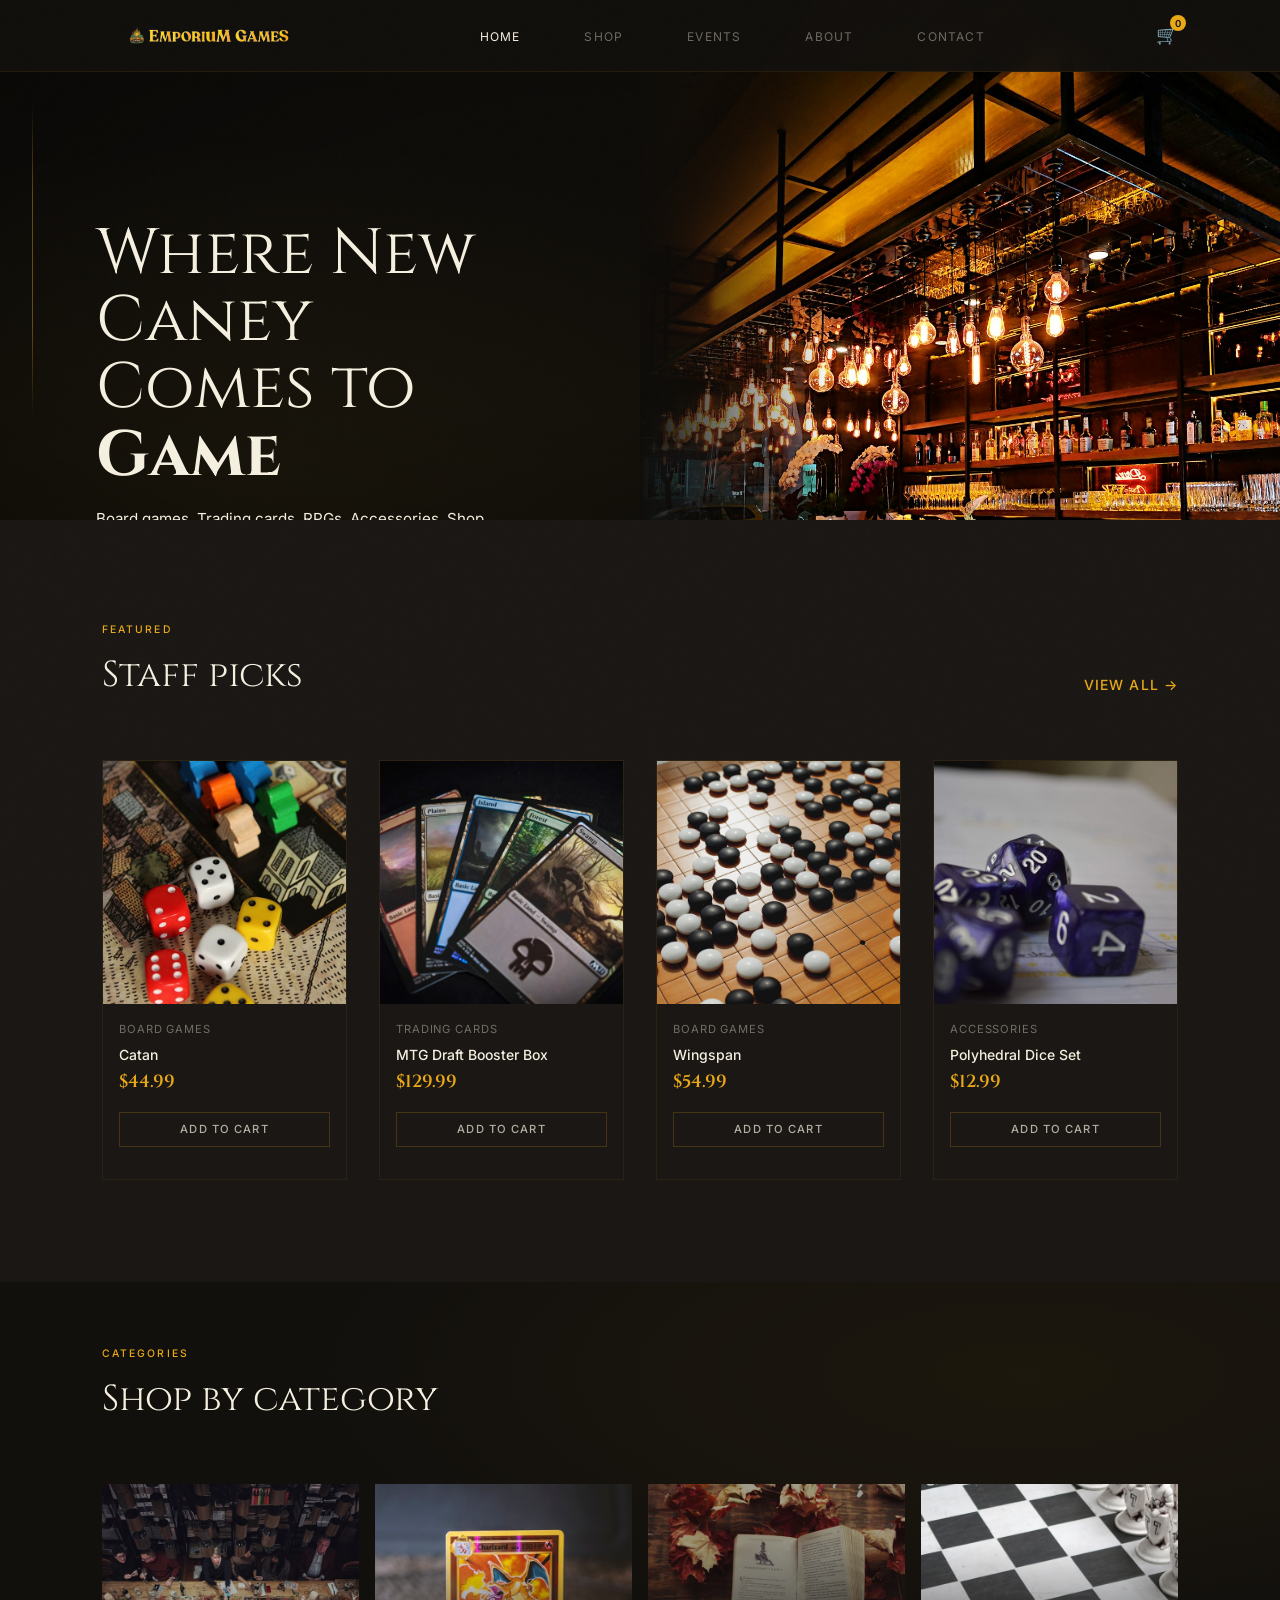
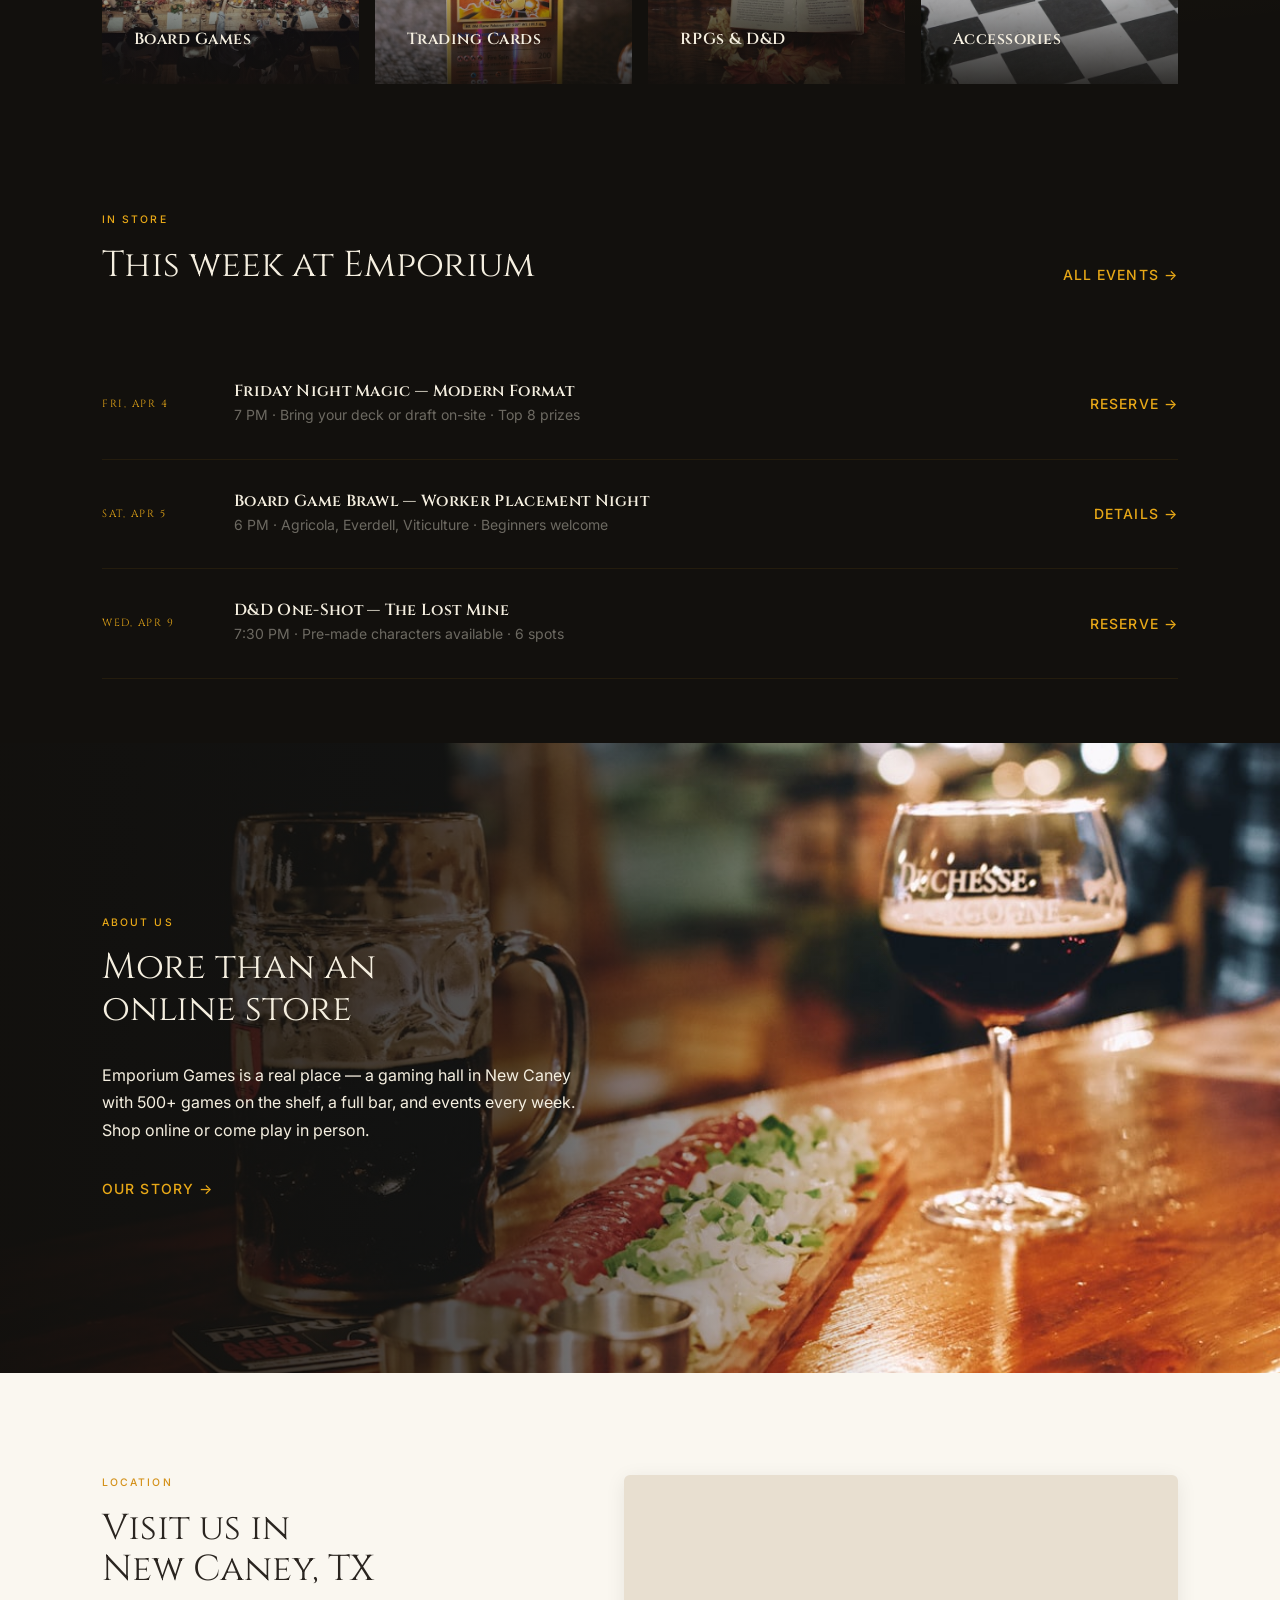
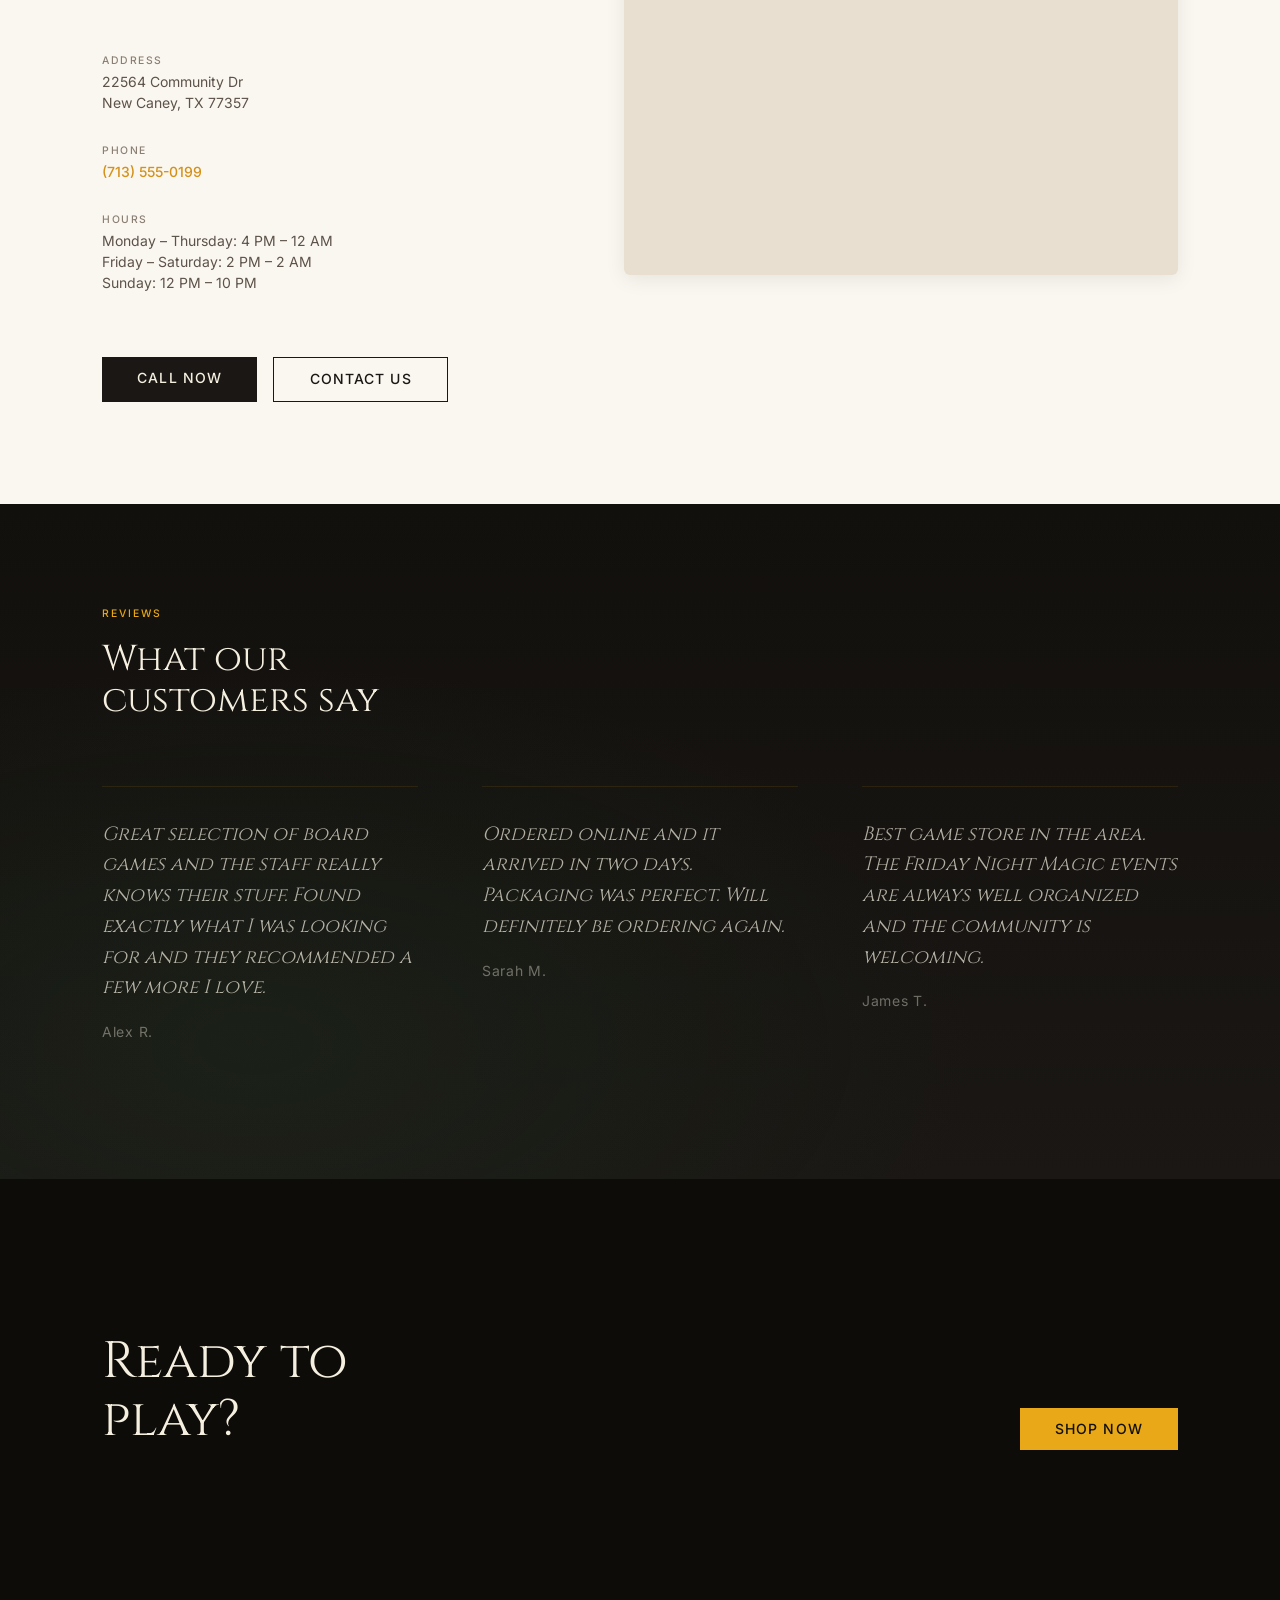
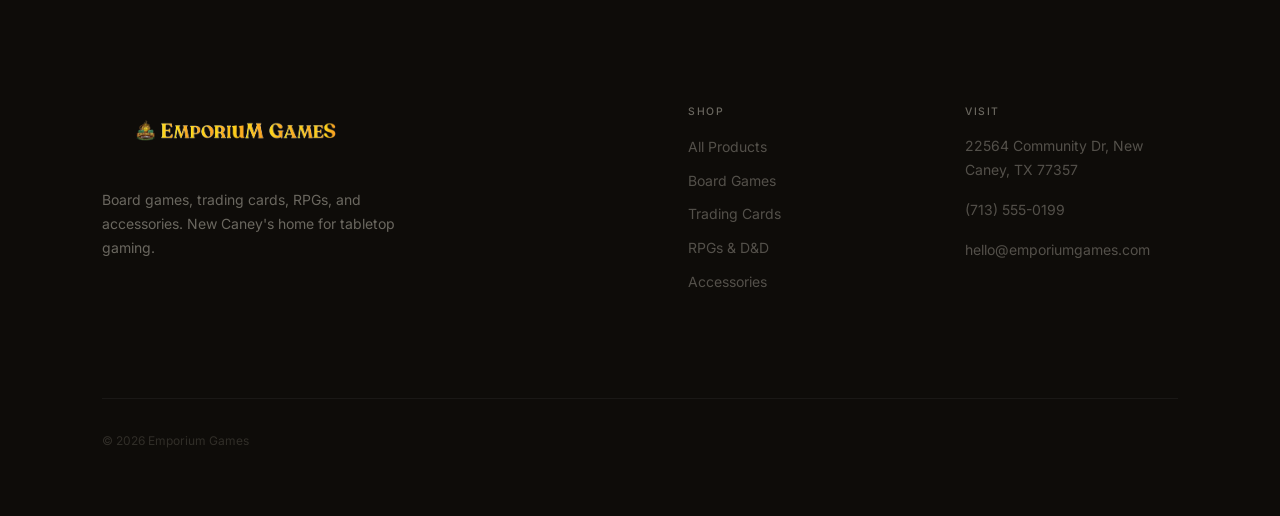
<file: index.html>
<!DOCTYPE html>
<html lang="en">
<head>
  <meta charset="UTF-8">
  <meta name="viewport" content="width=device-width, initial-scale=1.0">
  <title>Emporium Games — Board Games, Cards & More in New Caney, TX</title>
  <link rel="preconnect" href="https://fonts.googleapis.com">
  <link rel="preconnect" href="https://fonts.gstatic.com" crossorigin>
  <link href="https://fonts.googleapis.com/css2?family=Cinzel:wght@400;600;700&family=Inter:wght@300;400;500;600&display=swap" rel="stylesheet">
  <link rel="stylesheet" href="css/variables.css">
  <link rel="stylesheet" href="css/base.css">
  <link rel="stylesheet" href="css/components.css">
  <link rel="stylesheet" href="css/layout.css">
  <link rel="stylesheet" href="css/pages.css">
</head>
<body>

  <nav class="nav" id="nav">
    <div class="container nav-inner">
      <a href="index.html" class="nav-logo"><img src="assets/logo-nav.png" alt="Emporium Games"></a>
      <ul class="nav-links">
        <li><a href="index.html" class="active">Home</a></li>
        <li><a href="shop.html">Shop</a></li>
        <li><a href="events.html">Events</a></li>
        <li><a href="about.html">About</a></li>
        <li><a href="contact.html">Contact</a></li>
      </ul>
      <a href="#" class="nav-cart" onclick="alert('Shopping cart — coming soon!')">&#128722;<span class="nav-cart-count">0</span></a>
      <button class="nav-toggle" aria-label="Menu"><span></span><span></span><span></span></button>
    </div>
  </nav>

  <!-- Hero -->
  <section class="hero hero-split">
    <div class="hero-content reveal">
      <h1>Where New Caney<br>Comes to <strong>Game</strong></h1>
      <p class="subtitle">Board games. Trading cards. RPGs. Accessories. Shop online or visit us in store.</p>
      <a href="shop.html" class="btn btn-primary">Shop Now</a>
    </div>
    <div class="hero-image">
      <img src="assets/photos/storefront-night.jpg" alt="Emporium Games venue" class="photo-img">
    </div>
  </section>

  <!-- Featured Products -->
  <section class="section-md bg-dark">
    <div class="container">
      <div style="display: flex; justify-content: space-between; align-items: flex-end; margin-bottom: var(--space-lg);">
        <div>
          <span class="eyebrow">Featured</span>
          <h2>Staff picks</h2>
        </div>
        <a href="shop.html" class="btn-text">View all</a>
      </div>
      <div class="product-grid">
        <div class="product-card">
          <div class="product-card-img"><img src="assets/photos/products/board-game-1.jpg" alt="Catan"></div>
          <div class="product-card-info">
            <p class="product-category">Board Games</p>
            <h3>Catan</h3>
            <span class="product-price">$44.99</span>
            <button class="btn-cart" onclick="alert('Added to cart! (mockup)')">Add to Cart</button>
          </div>
        </div>
        <div class="product-card">
          <div class="product-card-img"><img src="assets/photos/products/mtg-cards.jpg" alt="MTG Draft Booster Box"></div>
          <div class="product-card-info">
            <p class="product-category">Trading Cards</p>
            <h3>MTG Draft Booster Box</h3>
            <span class="product-price">$129.99</span>
            <button class="btn-cart" onclick="alert('Added to cart! (mockup)')">Add to Cart</button>
          </div>
        </div>
        <div class="product-card">
          <div class="product-card-img"><img src="assets/photos/products/board-game-2.jpg" alt="Wingspan"></div>
          <div class="product-card-info">
            <p class="product-category">Board Games</p>
            <h3>Wingspan</h3>
            <span class="product-price">$54.99</span>
            <button class="btn-cart" onclick="alert('Added to cart! (mockup)')">Add to Cart</button>
          </div>
        </div>
        <div class="product-card">
          <div class="product-card-img"><img src="assets/photos/products/dice-set.jpg" alt="Polyhedral Dice Set"></div>
          <div class="product-card-info">
            <p class="product-category">Accessories</p>
            <h3>Polyhedral Dice Set</h3>
            <span class="product-price">$12.99</span>
            <button class="btn-cart" onclick="alert('Added to cart! (mockup)')">Add to Cart</button>
          </div>
        </div>
      </div>
    </div>
  </section>

  <!-- Shop by Category -->
  <section class="section-sm bg-gradient-subtle">
    <div class="container">
      <span class="eyebrow">Categories</span>
      <h2 style="margin-bottom: var(--space-lg);">Shop by category</h2>
      <div class="category-grid">
        <a href="shop.html" class="category-card">
          <img src="assets/photos/products/board-game-3.jpg" alt="Board Games">
          <span>Board Games</span>
        </a>
        <a href="shop.html" class="category-card">
          <img src="assets/photos/products/pokemon-cards.jpg" alt="Trading Card Games">
          <span>Trading Cards</span>
        </a>
        <a href="shop.html" class="category-card">
          <img src="assets/photos/products/dnd-books.jpg" alt="RPGs & D&D">
          <span>RPGs &amp; D&amp;D</span>
        </a>
        <a href="shop.html" class="category-card">
          <img src="assets/photos/products/accessories.jpg" alt="Accessories">
          <span>Accessories</span>
        </a>
      </div>
    </div>
  </section>

  <!-- Events preview -->
  <section class="section-sm bg-warm-black">
    <div class="container">
      <div style="display: flex; justify-content: space-between; align-items: flex-end; margin-bottom: var(--space-lg);">
        <div>
          <span class="eyebrow">In Store</span>
          <h2>This week at Emporium</h2>
        </div>
        <a href="events.html" class="btn-text">All events</a>
      </div>
      <div class="event-strip-card">
        <div class="event-strip-date">Fri, Apr 4</div>
        <div class="event-strip-info">
          <h3>Friday Night Magic — Modern Format</h3>
          <p>7 PM &middot; Bring your deck or draft on-site &middot; Top 8 prizes</p>
        </div>
        <a href="contact.html" class="btn-text">Reserve</a>
      </div>
      <div class="event-strip-card">
        <div class="event-strip-date">Sat, Apr 5</div>
        <div class="event-strip-info">
          <h3>Board Game Brawl — Worker Placement Night</h3>
          <p>6 PM &middot; Agricola, Everdell, Viticulture &middot; Beginners welcome</p>
        </div>
        <a href="events.html" class="btn-text">Details</a>
      </div>
      <div class="event-strip-card">
        <div class="event-strip-date">Wed, Apr 9</div>
        <div class="event-strip-info">
          <h3>D&amp;D One-Shot — The Lost Mine</h3>
          <p>7:30 PM &middot; Pre-made characters available &middot; 6 spots</p>
        </div>
        <a href="contact.html" class="btn-text">Reserve</a>
      </div>
    </div>
  </section>

  <!-- About the Store — condensed overlay -->
  <section class="overlay-section">
    <div class="overlay-bg">
      <div class="photo-container" style="min-height: 100%;">
        <img src="assets/photos/tavern-ambiance.jpg" alt="Emporium Games interior" class="photo-img">
      </div>
    </div>
    <div class="overlay-content">
      <div class="info-block">
        <span class="eyebrow">About Us</span>
        <h2>More than an<br>online store</h2>
        <p style="margin: var(--space-md) 0;">Emporium Games is a real place — a gaming hall in New Caney with 500+ games on the shelf, a full bar, and events every week. Shop online or come play in person.</p>
        <a href="about.html" class="btn-text">Our story</a>
      </div>
    </div>
  </section>

  <!-- Location / Map -->
  <section class="section-md bg-cream section-light">
    <div class="container">
      <div class="location-grid">
        <div class="location-info">
          <span class="eyebrow">Location</span>
          <h2>Visit us in<br>New Caney, TX</h2>
          <div class="location-detail">
            <div class="location-detail-text">
              <h4>Address</h4>
              <p>22564 Community Dr<br>New Caney, TX 77357</p>
            </div>
          </div>
          <div class="location-detail">
            <div class="location-detail-text">
              <h4>Phone</h4>
              <p><a href="tel:7135550199">(713) 555-0199</a></p>
            </div>
          </div>
          <div class="location-detail">
            <div class="location-detail-text">
              <h4>Hours</h4>
              <p>Monday – Thursday: 4 PM – 12 AM<br>Friday – Saturday: 2 PM – 2 AM<br>Sunday: 12 PM – 10 PM</p>
            </div>
          </div>
          <div class="location-buttons">
            <a href="tel:7135550199" class="btn btn-primary">Call Now</a>
            <a href="contact.html" class="btn btn-outline">Contact Us</a>
          </div>
        </div>
        <div class="location-map">
          <iframe src="https://maps.google.com/maps?q=22564+Community+Dr,+New+Caney,+TX+77357&t=&z=15&ie=UTF8&iwloc=&output=embed" loading="lazy" referrerpolicy="no-referrer-when-downgrade" title="Emporium Games location"></iframe>
        </div>
      </div>
    </div>
  </section>

  <!-- Testimonials -->
  <section class="section-md bg-gradient-warm">
    <div class="container">
      <span class="eyebrow">Reviews</span>
      <h2 style="margin-bottom: var(--space-lg); max-width: 400px;">What our customers say</h2>
      <div class="testimonial-grid">
        <div class="testimonial">
          <blockquote>Great selection of board games and the staff really knows their stuff. Found exactly what I was looking for and they recommended a few more I love.</blockquote>
          <cite>Alex R.</cite>
        </div>
        <div class="testimonial">
          <blockquote>Ordered online and it arrived in two days. Packaging was perfect. Will definitely be ordering again.</blockquote>
          <cite>Sarah M.</cite>
        </div>
        <div class="testimonial">
          <blockquote>Best game store in the area. The Friday Night Magic events are always well organized and the community is welcoming.</blockquote>
          <cite>James T.</cite>
        </div>
      </div>
    </div>
  </section>

  <!-- CTA -->
  <section class="cta-section bg-deep">
    <div class="container">
      <h2>Ready to<br>play?</h2>
      <a href="shop.html" class="btn btn-primary">Shop Now</a>
    </div>
  </section>

  <footer class="footer">
    <div class="container">
      <div class="footer-grid">
        <div class="footer-brand">
          <img src="assets/logo-nav.png" alt="Emporium Games">
          <p>Board games, trading cards, RPGs, and accessories. New Caney's home for tabletop gaming.</p>
        </div>
        <div class="footer-links">
          <div class="footer-col">
            <h4>Shop</h4>
            <ul>
              <li><a href="shop.html">All Products</a></li>
              <li><a href="shop.html">Board Games</a></li>
              <li><a href="shop.html">Trading Cards</a></li>
              <li><a href="shop.html">RPGs &amp; D&amp;D</a></li>
              <li><a href="shop.html">Accessories</a></li>
            </ul>
          </div>
          <div class="footer-col">
            <h4>Visit</h4>
            <p>22564 Community Dr, New Caney, TX 77357</p>
            <p>(713) 555-0199</p>
            <p>hello@emporiumgames.com</p>
          </div>
        </div>
      </div>
      <div class="footer-bottom"><p>&copy; 2026 Emporium Games</p></div>
    </div>
  </footer>
  <script src="js/main.js"></script>
</body>
</html>
</file>
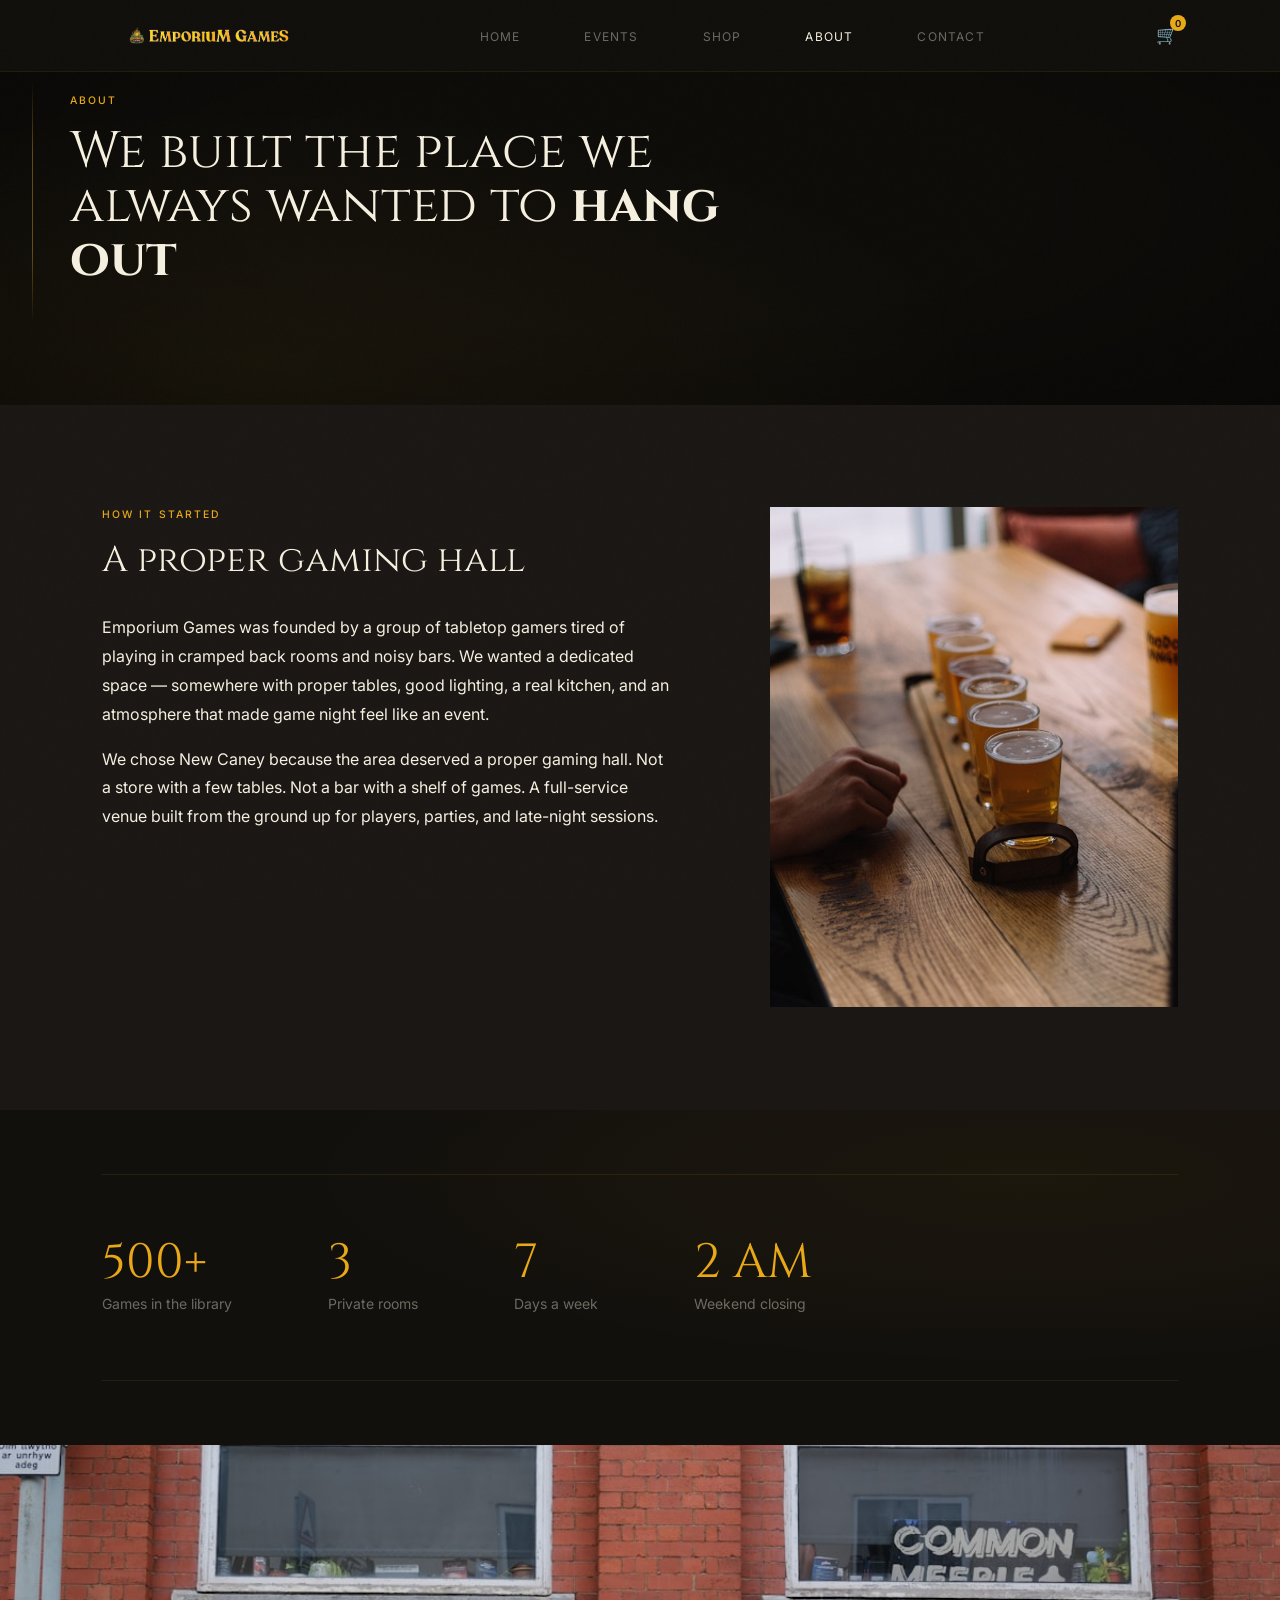
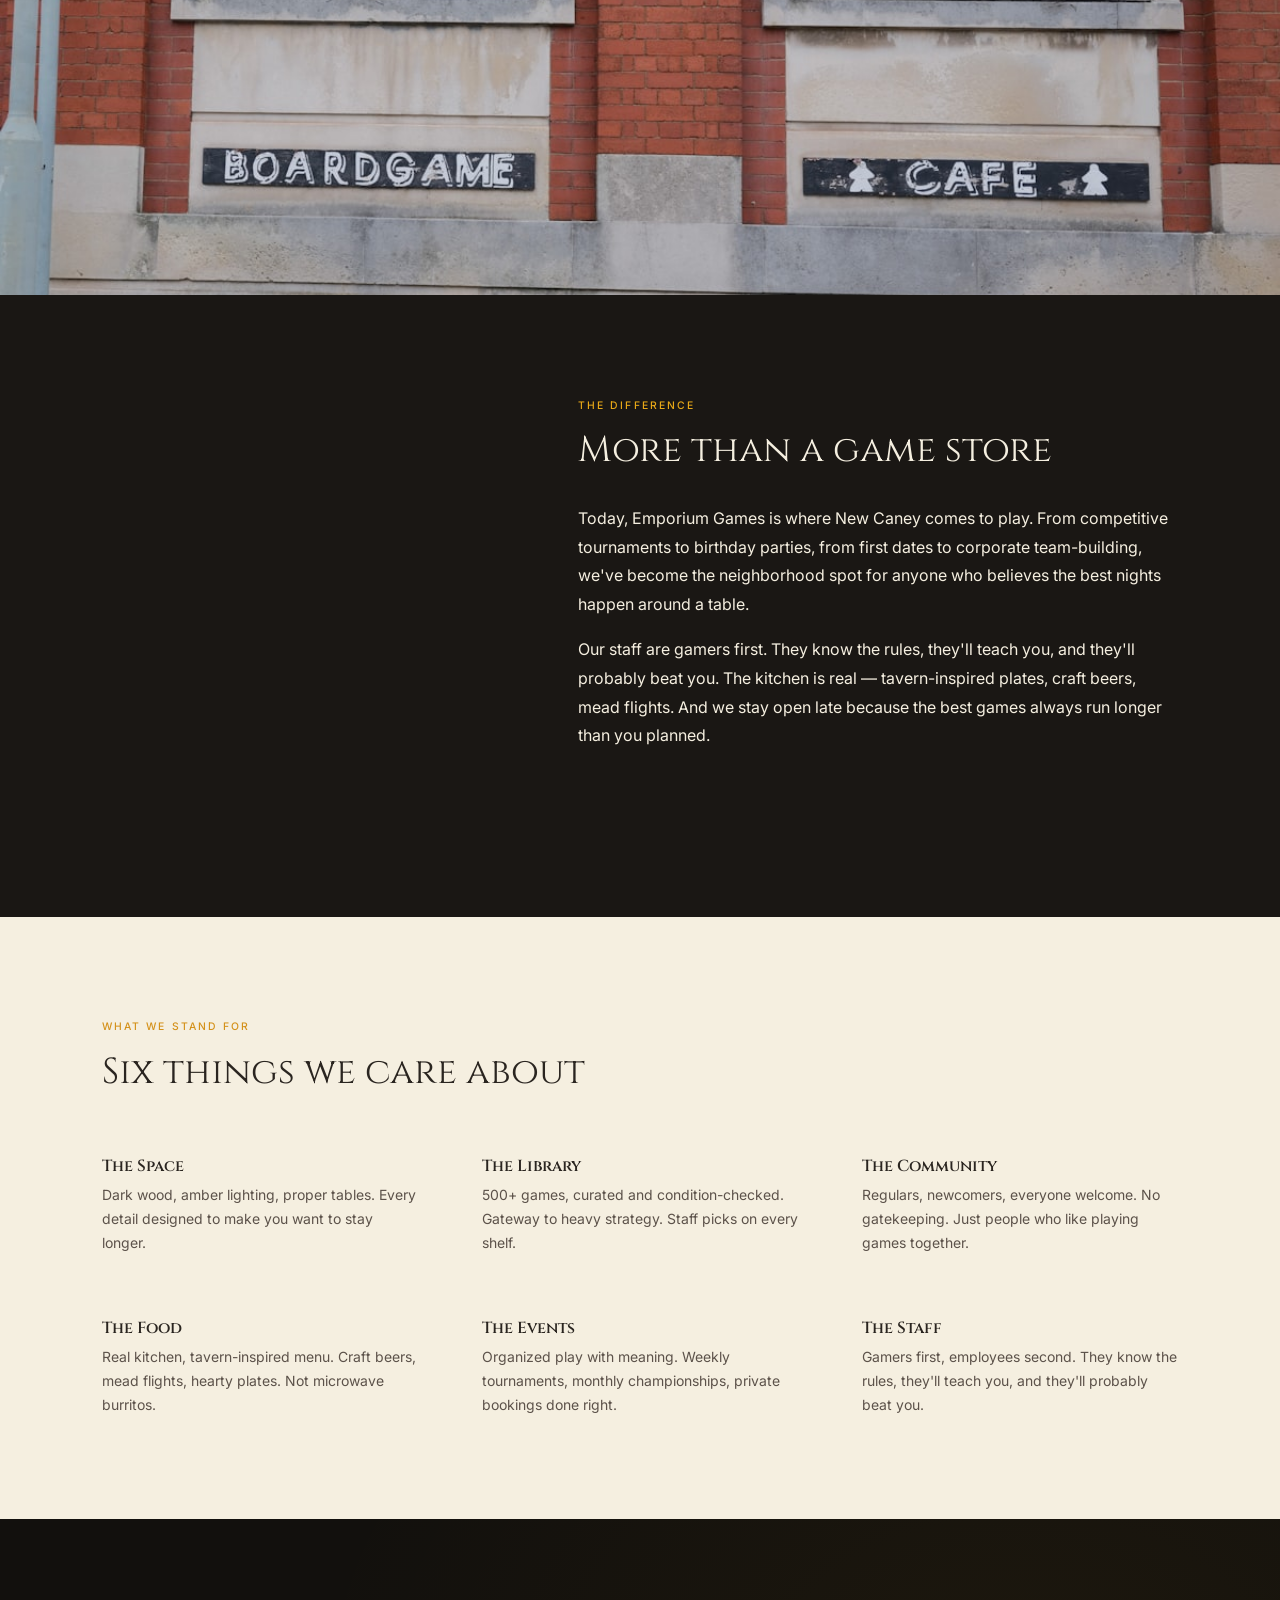
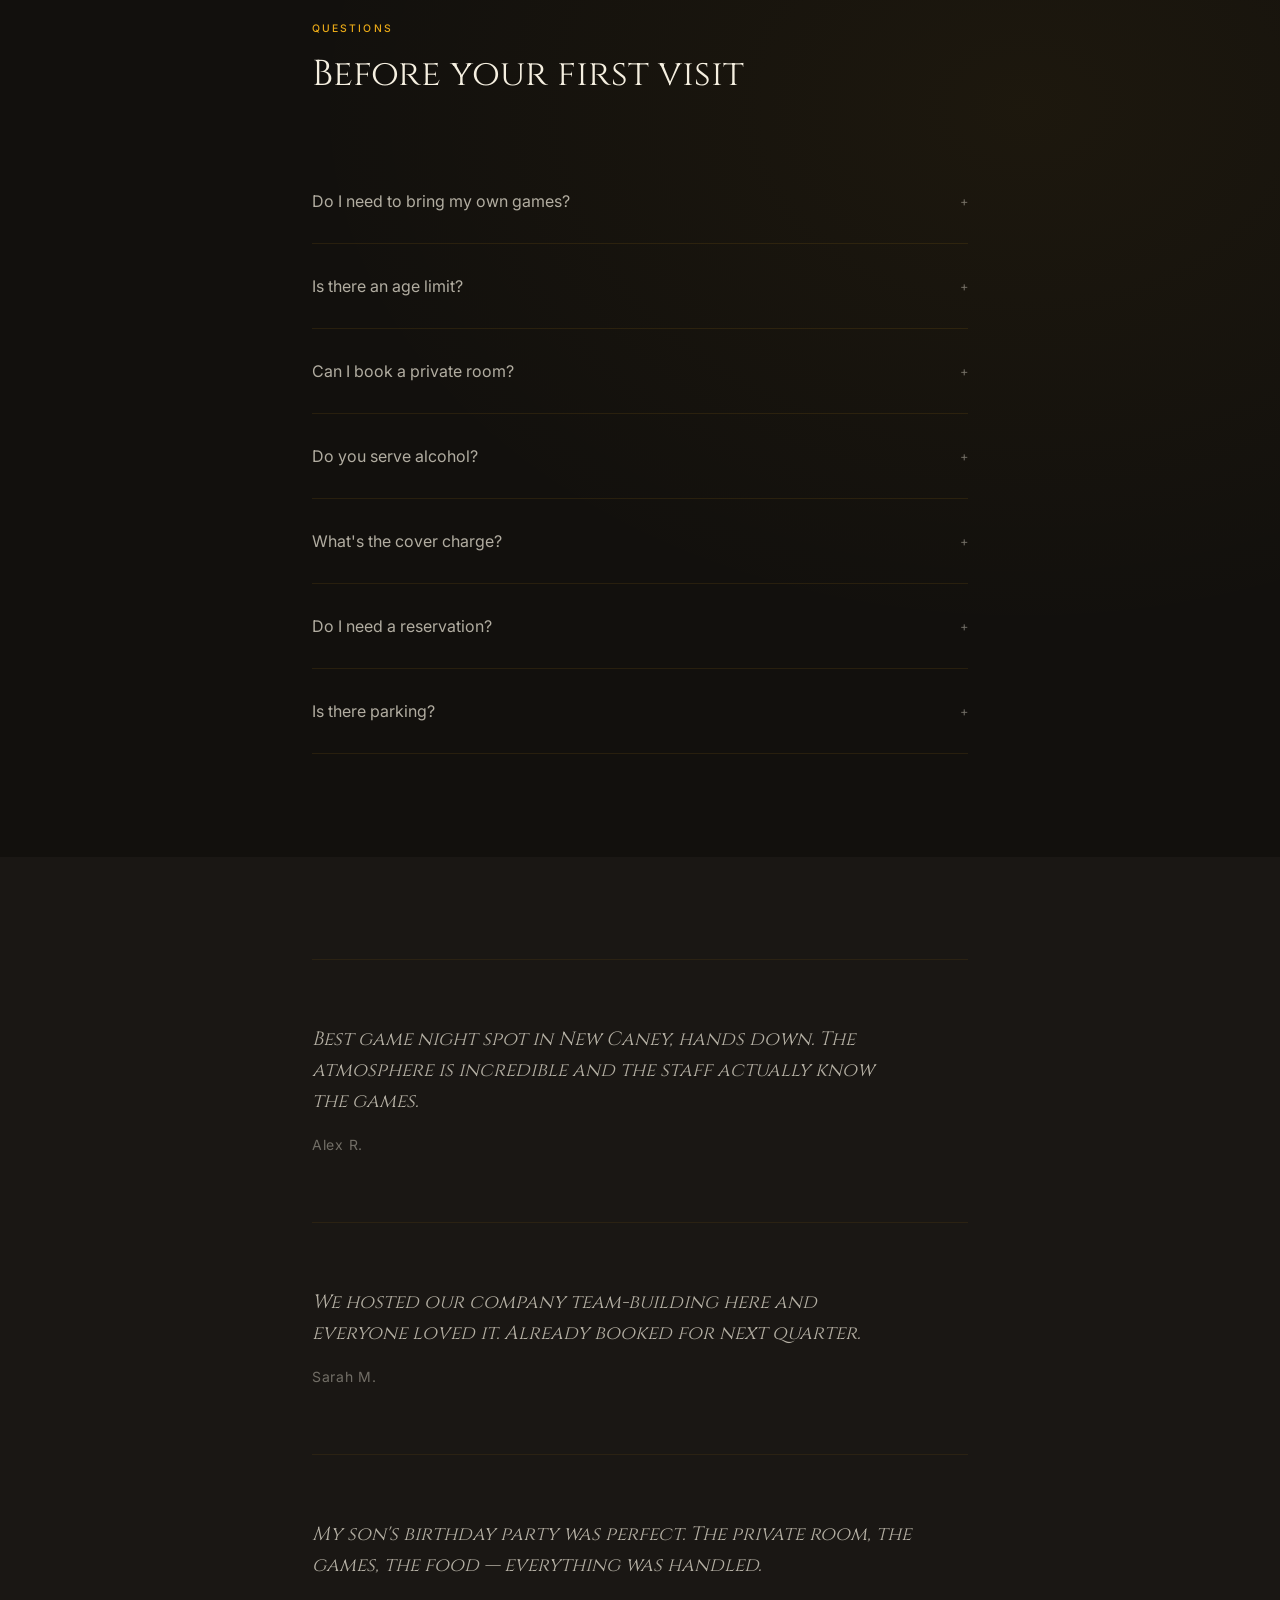
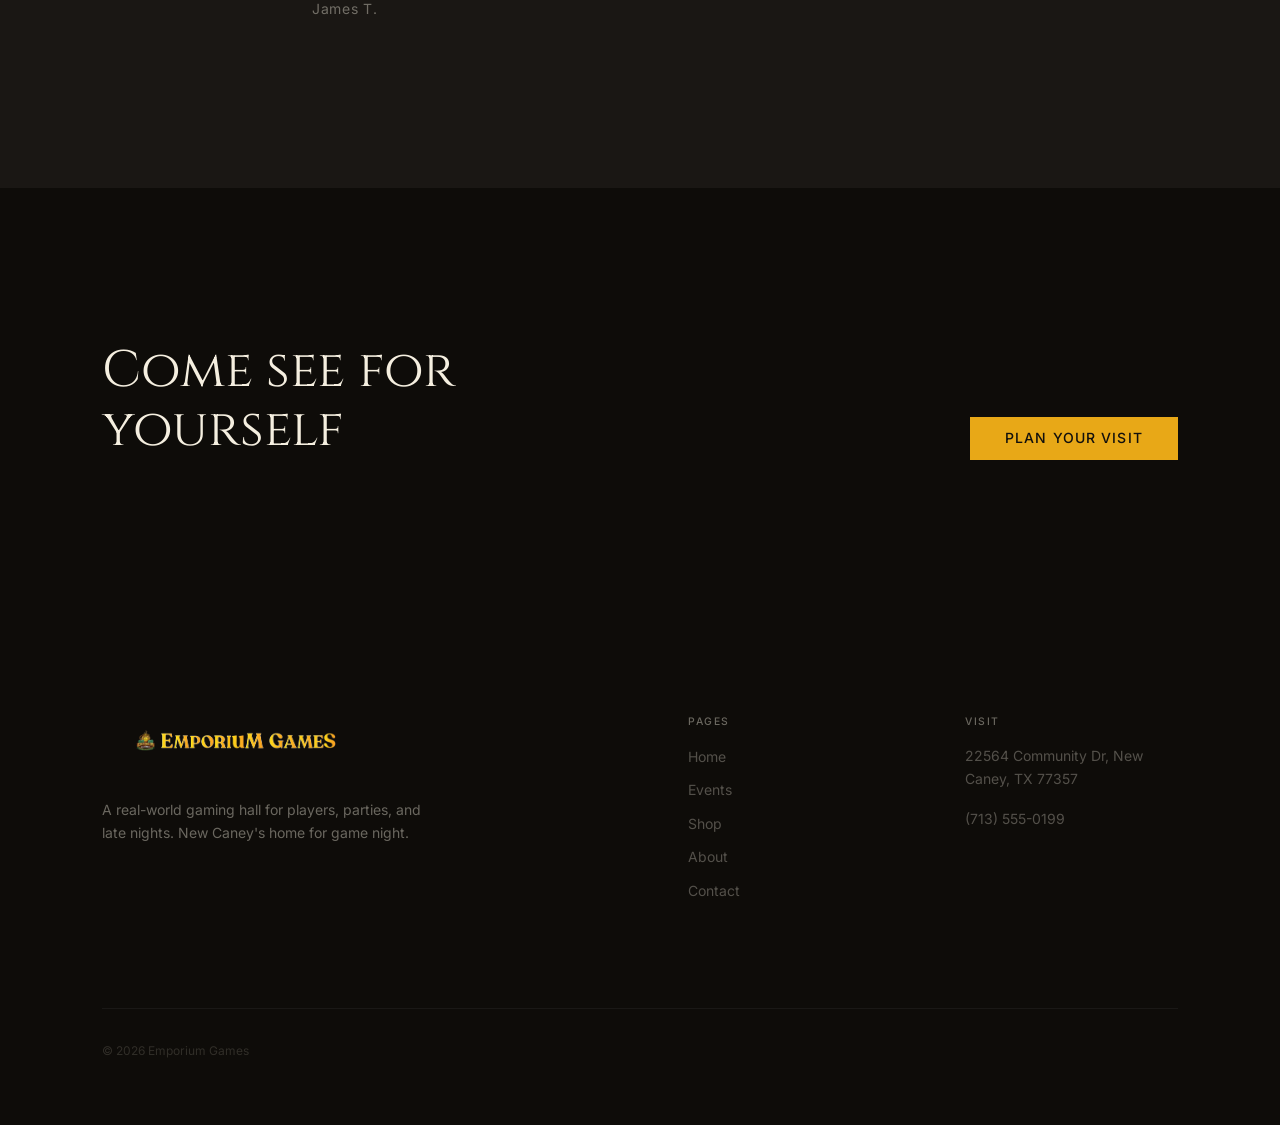
<file: about.html>
<!DOCTYPE html>
<html lang="en">
<head>
  <meta charset="UTF-8">
  <meta name="viewport" content="width=device-width, initial-scale=1.0">
  <title>About — Emporium Games</title>
  <link rel="preconnect" href="https://fonts.googleapis.com">
  <link rel="preconnect" href="https://fonts.gstatic.com" crossorigin>
  <link href="https://fonts.googleapis.com/css2?family=Cinzel:wght@400;600;700&family=Inter:wght@300;400;500;600&display=swap" rel="stylesheet">
  <link rel="stylesheet" href="css/variables.css">
  <link rel="stylesheet" href="css/base.css">
  <link rel="stylesheet" href="css/components.css">
  <link rel="stylesheet" href="css/layout.css">
  <link rel="stylesheet" href="css/pages.css">
</head>
<body>

  <nav class="nav" id="nav">
    <div class="container nav-inner">
      <a href="index.html" class="nav-logo"><img src="assets/logo-nav.png" alt="Emporium Games"></a>
      <ul class="nav-links">
        <li><a href="index.html">Home</a></li>
        <li><a href="events.html">Events</a></li>
        <li><a href="shop.html">Shop</a></li>
        <li><a href="about.html" class="active">About</a></li>
        <li><a href="contact.html">Contact</a></li>
      </ul>
      <a href="#" class="nav-cart" onclick="alert('Shopping cart — coming soon!')">&#128722;<span class="nav-cart-count">0</span></a>
      <button class="nav-toggle" aria-label="Menu"><span></span><span></span><span></span></button>
    </div>
  </nav>

  <section class="hero hero-short">
    <div class="hero-content">
      <span class="eyebrow">About</span>
      <h1>We built the place we<br>always wanted to <strong>hang out</strong></h1>
    </div>
  </section>

  <!-- Story — narrative flow, not cards -->
  <section class="section-md bg-dark">
    <div class="container">
      <div class="split-wide">
        <div class="narrative-block">
          <span class="eyebrow">How It Started</span>
          <h2>A proper gaming hall</h2>
          <p>Emporium Games was founded by a group of tabletop gamers tired of playing in cramped back rooms and noisy bars. We wanted a dedicated space — somewhere with proper tables, good lighting, a real kitchen, and an atmosphere that made game night feel like an event.</p>
          <p>We chose New Caney because the area deserved a proper gaming hall. Not a store with a few tables. Not a bar with a shelf of games. A full-service venue built from the ground up for players, parties, and late-night sessions.</p>
        </div>
        <div class="photo-container" style="min-height: 500px;">
          <img src="assets/photos/community-night.jpg" alt="The Emporium team" class="photo-img">
        </div>
      </div>
    </div>
  </section>

  <!-- Stats — not cards, just numbers -->
  <section class="section-sm bg-gradient-subtle">
    <div class="container">
      <div class="stat-row">
        <div class="stat-item">
          <span class="stat-number">500+</span>
          <span class="stat-label">Games in the library</span>
        </div>
        <div class="stat-item">
          <span class="stat-number">3</span>
          <span class="stat-label">Private rooms</span>
        </div>
        <div class="stat-item">
          <span class="stat-number">7</span>
          <span class="stat-label">Days a week</span>
        </div>
        <div class="stat-item">
          <span class="stat-number">2 AM</span>
          <span class="stat-label">Weekend closing</span>
        </div>
      </div>
    </div>
  </section>

  <!-- Full-width image break -->
  <div class="photo-container" style="min-height: 50vh;">
    <img src="assets/photos/main-hall.jpg" alt="Game night in full swing" class="photo-img">
  </div>

  <!-- Second narrative block -->
  <section class="section-md bg-dark">
    <div class="container">
      <div class="narrative-block" style="margin-left: auto;">
        <span class="eyebrow">The Difference</span>
        <h2>More than a game store</h2>
        <p>Today, Emporium Games is where New Caney comes to play. From competitive tournaments to birthday parties, from first dates to corporate team-building, we've become the neighborhood spot for anyone who believes the best nights happen around a table.</p>
        <p>Our staff are gamers first. They know the rules, they'll teach you, and they'll probably beat you. The kitchen is real — tavern-inspired plates, craft beers, mead flights. And we stay open late because the best games always run longer than you planned.</p>
      </div>
    </div>
  </section>

  <!-- What We Stand For — warm cream section -->
  <section class="section-md bg-parchment section-light">
    <div class="container">
      <span class="eyebrow">What We Stand For</span>
      <h2 style="margin-bottom: var(--space-lg);">Six things we care about</h2>
      <div class="values-grid">
        <div class="value-item">
          <h3>The Space</h3>
          <p>Dark wood, amber lighting, proper tables. Every detail designed to make you want to stay longer.</p>
        </div>
        <div class="value-item">
          <h3>The Library</h3>
          <p>500+ games, curated and condition-checked. Gateway to heavy strategy. Staff picks on every shelf.</p>
        </div>
        <div class="value-item">
          <h3>The Community</h3>
          <p>Regulars, newcomers, everyone welcome. No gatekeeping. Just people who like playing games together.</p>
        </div>
        <div class="value-item">
          <h3>The Food</h3>
          <p>Real kitchen, tavern-inspired menu. Craft beers, mead flights, hearty plates. Not microwave burritos.</p>
        </div>
        <div class="value-item">
          <h3>The Events</h3>
          <p>Organized play with meaning. Weekly tournaments, monthly championships, private bookings done right.</p>
        </div>
        <div class="value-item">
          <h3>The Staff</h3>
          <p>Gamers first, employees second. They know the rules, they'll teach you, and they'll probably beat you.</p>
        </div>
      </div>
    </div>
  </section>

  <!-- FAQ -->
  <section class="section-md bg-gradient-subtle">
    <div class="container-narrow">
      <span class="eyebrow">Questions</span>
      <h2 style="margin-bottom: var(--space-lg);">Before your first visit</h2>

      <div class="faq-item">
        <button class="faq-question">Do I need to bring my own games? <span class="faq-chevron">+</span></button>
        <div class="faq-answer"><div class="faq-answer-inner">No. We have over 500 games in our library, all included with your $5 cover. Our staff can recommend games based on your group size and experience. You're welcome to bring your own if you prefer.</div></div>
      </div>
      <div class="faq-item">
        <button class="faq-question">Is there an age limit? <span class="faq-chevron">+</span></button>
        <div class="faq-answer"><div class="faq-answer-inner">All ages welcome until 9 PM. After 9 PM, 18+ on weeknights and 21+ on Friday and Saturday. Private events can set their own requirements.</div></div>
      </div>
      <div class="faq-item">
        <button class="faq-question">Can I book a private room? <span class="faq-chevron">+</span></button>
        <div class="faq-answer"><div class="faq-answer-inner">Yes. Three rooms: The War Room (up to 8), The Guild Hall (up to 16), and The Arena (up to 30). Each includes a curated game selection, dedicated server, and optional catering.</div></div>
      </div>
      <div class="faq-item">
        <button class="faq-question">Do you serve alcohol? <span class="faq-chevron">+</span></button>
        <div class="faq-answer"><div class="faq-answer-inner">Full bar. Craft beers on tap, mead flights, cocktails, wine. Plus a full food menu, coffee, and non-alcoholic options.</div></div>
      </div>
      <div class="faq-item">
        <button class="faq-question">What's the cover charge? <span class="faq-chevron">+</span></button>
        <div class="faq-answer"><div class="faq-answer-inner">$5 per person for open play — unlimited access to the entire library for the night. Tournament entry and private events have separate pricing.</div></div>
      </div>
      <div class="faq-item">
        <button class="faq-question">Do I need a reservation? <span class="faq-chevron">+</span></button>
        <div class="faq-answer"><div class="faq-answer-inner">Walk-ins always welcome. For groups of 6 or more, call ahead so we can have a table ready.</div></div>
      </div>
      <div class="faq-item">
        <button class="faq-question">Is there parking? <span class="faq-chevron">+</span></button>
        <div class="faq-answer"><div class="faq-answer-inner">Free parking lot behind the building, 40 spaces. Street parking available on surrounding blocks. Arrive early on event nights.</div></div>
      </div>
    </div>
  </section>

  <!-- Testimonials — minimal, not cards -->
  <section class="section-md bg-dark">
    <div class="container-narrow">
      <div class="testimonial">
        <blockquote>Best game night spot in New Caney, hands down. The atmosphere is incredible and the staff actually know the games.</blockquote>
        <cite>Alex R.</cite>
      </div>
      <div class="testimonial">
        <blockquote>We hosted our company team-building here and everyone loved it. Already booked for next quarter.</blockquote>
        <cite>Sarah M.</cite>
      </div>
      <div class="testimonial">
        <blockquote>My son's birthday party was perfect. The private room, the games, the food — everything was handled.</blockquote>
        <cite>James T.</cite>
      </div>
    </div>
  </section>

  <section class="cta-section bg-deep">
    <div class="container">
      <h2>Come see for<br>yourself</h2>
      <a href="contact.html" class="btn btn-primary">Plan Your Visit</a>
    </div>
  </section>

  <footer class="footer">
    <div class="container">
      <div class="footer-grid">
        <div class="footer-brand">
          <img src="assets/logo-nav.png" alt="Emporium Games">
          <p>A real-world gaming hall for players, parties, and late nights. New Caney's home for game night.</p>
        </div>
        <div class="footer-links">
          <div class="footer-col">
            <h4>Pages</h4>
            <ul>
              <li><a href="index.html">Home</a></li>
              <li><a href="events.html">Events</a></li>
              <li><a href="shop.html">Shop</a></li>
              <li><a href="about.html">About</a></li>
              <li><a href="contact.html">Contact</a></li>
            </ul>
          </div>
          <div class="footer-col">
            <h4>Visit</h4>
            <p>22564 Community Dr, New Caney, TX 77357</p>
            <p>(713) 555-0199</p>
          </div>
        </div>
      </div>
      <div class="footer-bottom"><p>&copy; 2026 Emporium Games</p></div>
    </div>
  </footer>
  <script src="js/main.js"></script>
</body>
</html>
</file>
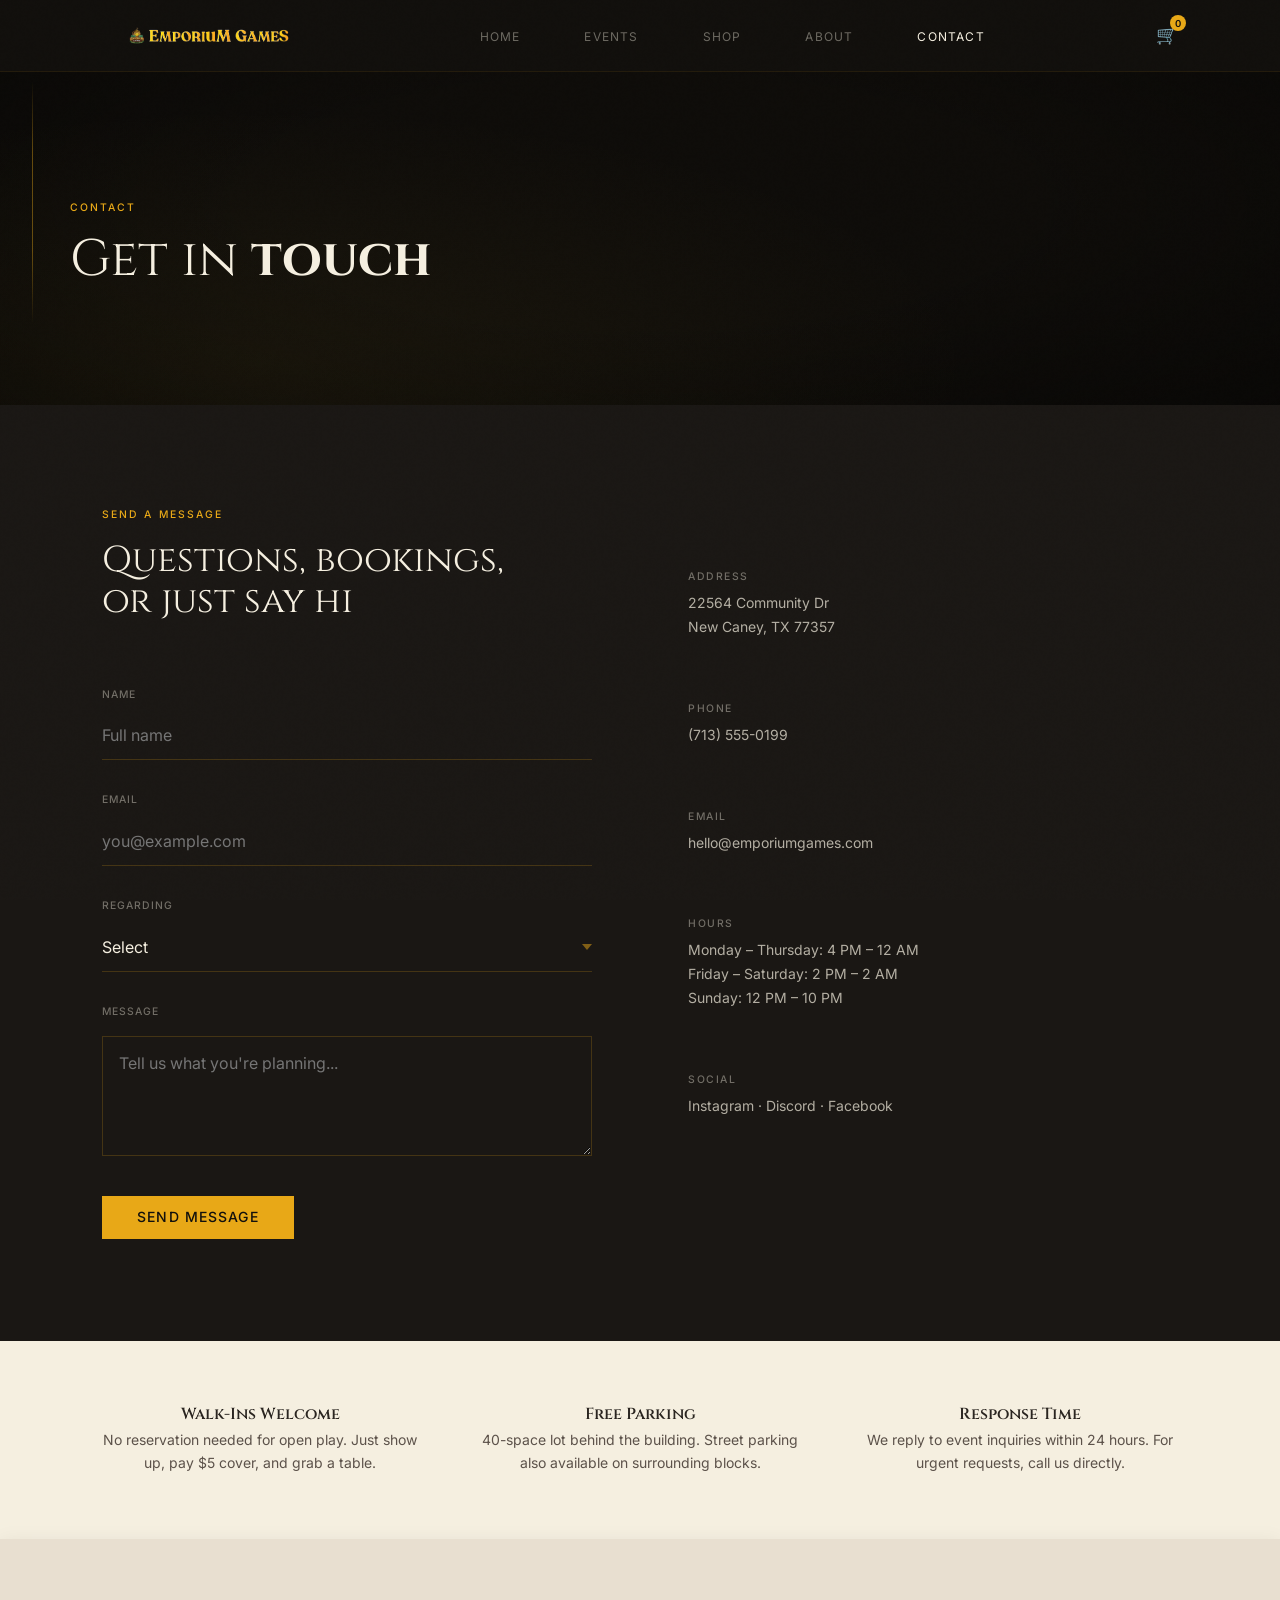
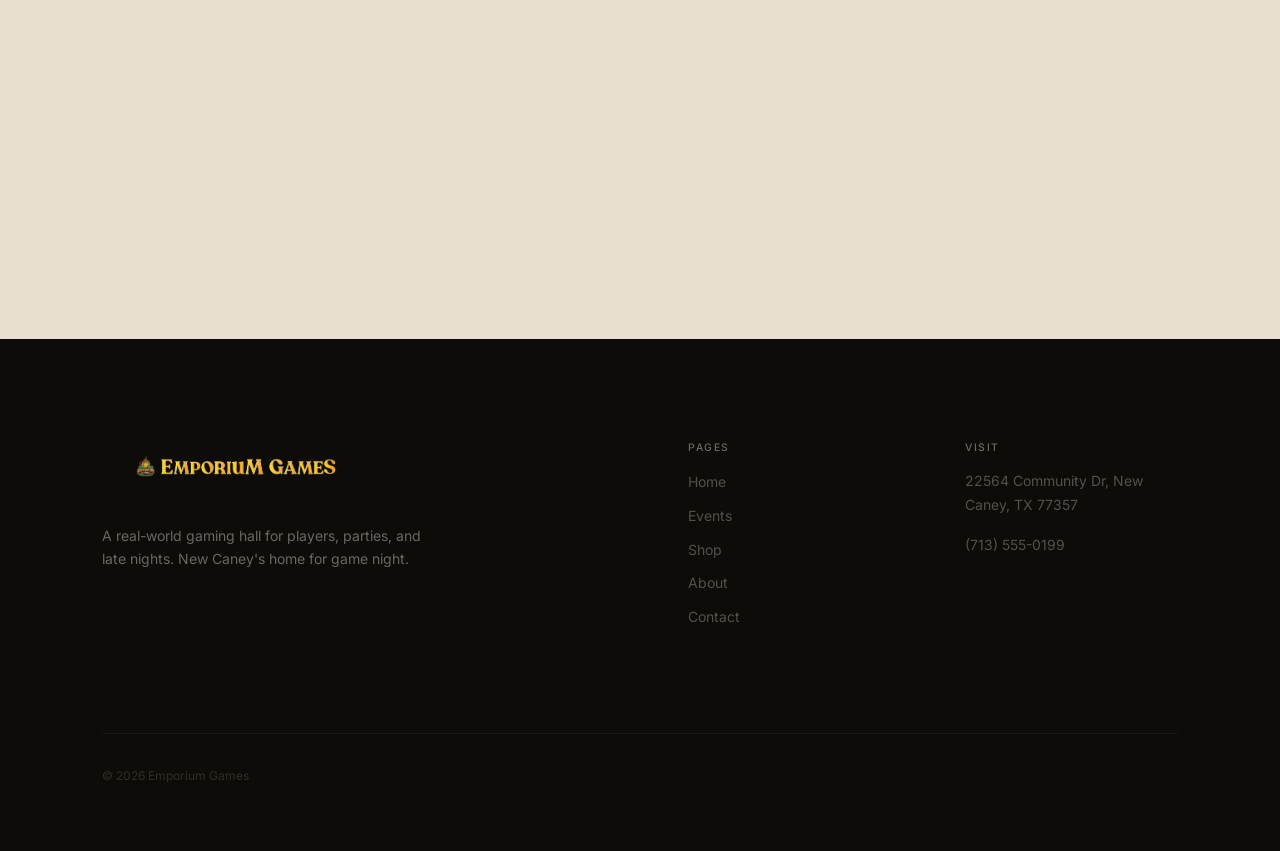
<file: contact.html>
<!DOCTYPE html>
<html lang="en">
<head>
  <meta charset="UTF-8">
  <meta name="viewport" content="width=device-width, initial-scale=1.0">
  <title>Contact — Emporium Games</title>
  <link rel="preconnect" href="https://fonts.googleapis.com">
  <link rel="preconnect" href="https://fonts.gstatic.com" crossorigin>
  <link href="https://fonts.googleapis.com/css2?family=Cinzel:wght@400;600;700&family=Inter:wght@300;400;500;600&display=swap" rel="stylesheet">
  <link rel="stylesheet" href="css/variables.css">
  <link rel="stylesheet" href="css/base.css">
  <link rel="stylesheet" href="css/components.css">
  <link rel="stylesheet" href="css/layout.css">
  <link rel="stylesheet" href="css/pages.css">
</head>
<body>

  <nav class="nav" id="nav">
    <div class="container nav-inner">
      <a href="index.html" class="nav-logo"><img src="assets/logo-nav.png" alt="Emporium Games"></a>
      <ul class="nav-links">
        <li><a href="index.html">Home</a></li>
        <li><a href="events.html">Events</a></li>
        <li><a href="shop.html">Shop</a></li>
        <li><a href="about.html">About</a></li>
        <li><a href="contact.html" class="active">Contact</a></li>
      </ul>
      <a href="#" class="nav-cart" onclick="alert('Shopping cart — coming soon!')">&#128722;<span class="nav-cart-count">0</span></a>
      <button class="nav-toggle" aria-label="Menu"><span></span><span></span><span></span></button>
    </div>
  </nav>

  <section class="hero hero-short">
    <div class="hero-content">
      <span class="eyebrow">Contact</span>
      <h1>Get in <strong>touch</strong></h1>
    </div>
  </section>

  <section class="section-md bg-dark">
    <div class="container">
      <div class="contact-layout">
        <div>
          <span class="eyebrow">Send a message</span>
          <h2 style="margin-bottom: var(--space-lg);">Questions, bookings,<br>or just say hi</h2>
          <form onsubmit="event.preventDefault(); alert('This is a mockup — form is not active.');">
            <div class="form-group">
              <label for="name">Name</label>
              <input type="text" id="name" placeholder="Full name">
            </div>
            <div class="form-group">
              <label for="email">Email</label>
              <input type="email" id="email" placeholder="you@example.com">
            </div>
            <div class="form-group">
              <label for="event-type">Regarding</label>
              <select id="event-type">
                <option value="">Select</option>
                <option value="general">General inquiry</option>
                <option value="private">Private event</option>
                <option value="tournament">Tournament</option>
                <option value="corporate">Corporate / team building</option>
                <option value="birthday">Birthday party</option>
              </select>
            </div>
            <div class="form-group">
              <label for="message">Message</label>
              <textarea id="message" placeholder="Tell us what you're planning..."></textarea>
            </div>
            <button type="submit" class="btn btn-primary">Send Message</button>
          </form>
        </div>

        <div class="contact-sidebar">
          <div class="contact-info-block">
            <h4>Address</h4>
            <p>22564 Community Dr<br>New Caney, TX 77357</p>
          </div>
          <div class="contact-info-block">
            <h4>Phone</h4>
            <p><a href="tel:7135550199">(713) 555-0199</a></p>
          </div>
          <div class="contact-info-block">
            <h4>Email</h4>
            <p><a href="mailto:hello@emporiumgames.com">hello@emporiumgames.com</a></p>
          </div>
          <div class="contact-info-block">
            <h4>Hours</h4>
            <p>Monday – Thursday: 4 PM – 12 AM<br>Friday – Saturday: 2 PM – 2 AM<br>Sunday: 12 PM – 10 PM</p>
          </div>
          <div class="contact-info-block">
            <h4>Social</h4>
            <p><a href="#">Instagram</a> &middot; <a href="#">Discord</a> &middot; <a href="#">Facebook</a></p>
          </div>
        </div>
      </div>
    </div>
  </section>

  <!-- Quick info — warm cream strip -->
  <section class="section-sm bg-parchment section-light">
    <div class="container">
      <div class="quick-info-grid">
        <div>
          <h3 style="font-size: 1rem; font-weight: 600; color: var(--text-on-light); margin-bottom: 0.25rem;">Walk-Ins Welcome</h3>
          <p style="font-size: var(--fs-small); color: var(--text-on-light-secondary);">No reservation needed for open play. Just show up, pay $5 cover, and grab a table.</p>
        </div>
        <div>
          <h3 style="font-size: 1rem; font-weight: 600; color: var(--text-on-light); margin-bottom: 0.25rem;">Free Parking</h3>
          <p style="font-size: var(--fs-small); color: var(--text-on-light-secondary);">40-space lot behind the building. Street parking also available on surrounding blocks.</p>
        </div>
        <div>
          <h3 style="font-size: 1rem; font-weight: 600; color: var(--text-on-light); margin-bottom: 0.25rem;">Response Time</h3>
          <p style="font-size: var(--fs-small); color: var(--text-on-light-secondary);">We reply to event inquiries within 24 hours. For urgent requests, call us directly.</p>
        </div>
      </div>
    </div>
  </section>

  <!-- Map placeholder — full width -->
  <div class="location-map" style="border-radius: 0;">
    <iframe src="https://maps.google.com/maps?q=22564+Community+Dr,+New+Caney,+TX+77357&t=&z=15&ie=UTF8&iwloc=&output=embed" loading="lazy" referrerpolicy="no-referrer-when-downgrade" title="Emporium Games location" style="min-height: 40vh;"></iframe>
  </div>

  <footer class="footer">
    <div class="container">
      <div class="footer-grid">
        <div class="footer-brand">
          <img src="assets/logo-nav.png" alt="Emporium Games">
          <p>A real-world gaming hall for players, parties, and late nights. New Caney's home for game night.</p>
        </div>
        <div class="footer-links">
          <div class="footer-col">
            <h4>Pages</h4>
            <ul>
              <li><a href="index.html">Home</a></li>
              <li><a href="events.html">Events</a></li>
              <li><a href="shop.html">Shop</a></li>
              <li><a href="about.html">About</a></li>
              <li><a href="contact.html">Contact</a></li>
            </ul>
          </div>
          <div class="footer-col">
            <h4>Visit</h4>
            <p>22564 Community Dr, New Caney, TX 77357</p>
            <p>(713) 555-0199</p>
          </div>
        </div>
      </div>
      <div class="footer-bottom"><p>&copy; 2026 Emporium Games</p></div>
    </div>
  </footer>
  <script src="js/main.js"></script>
</body>
</html>
</file>
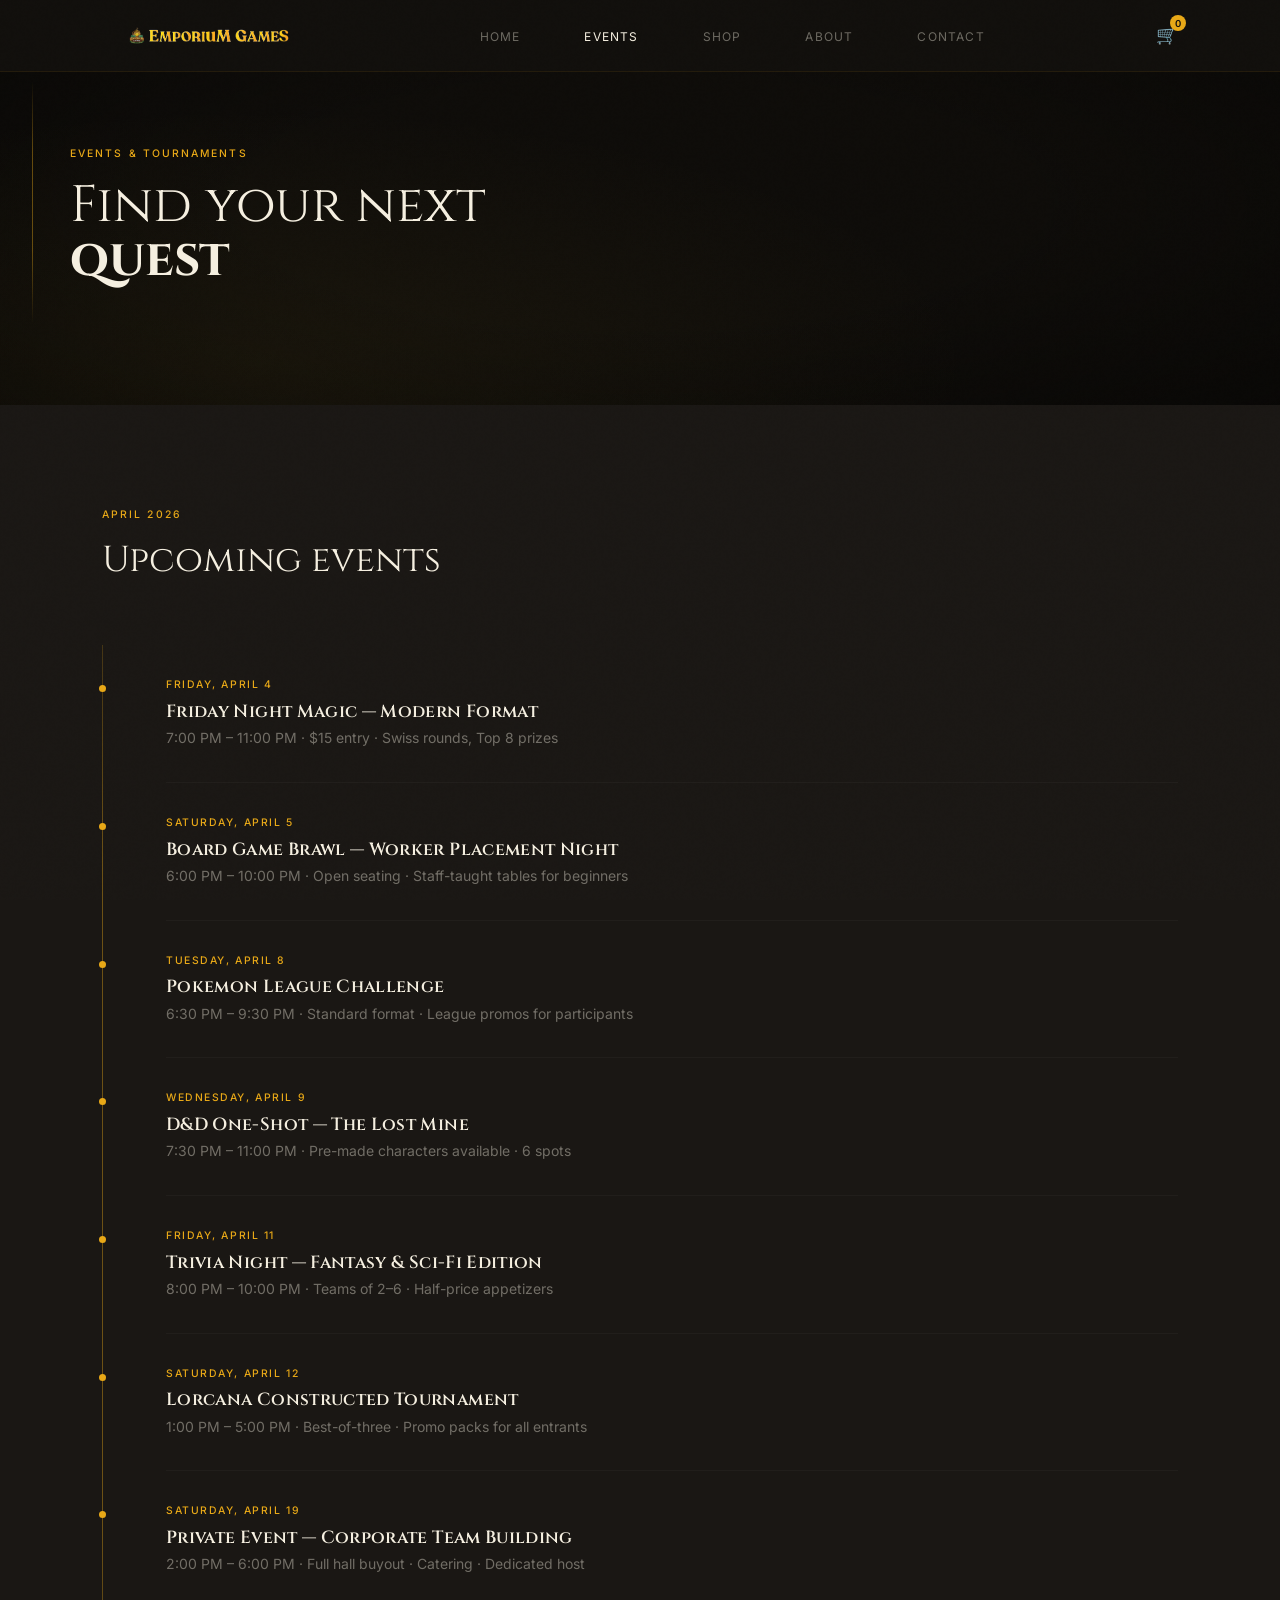
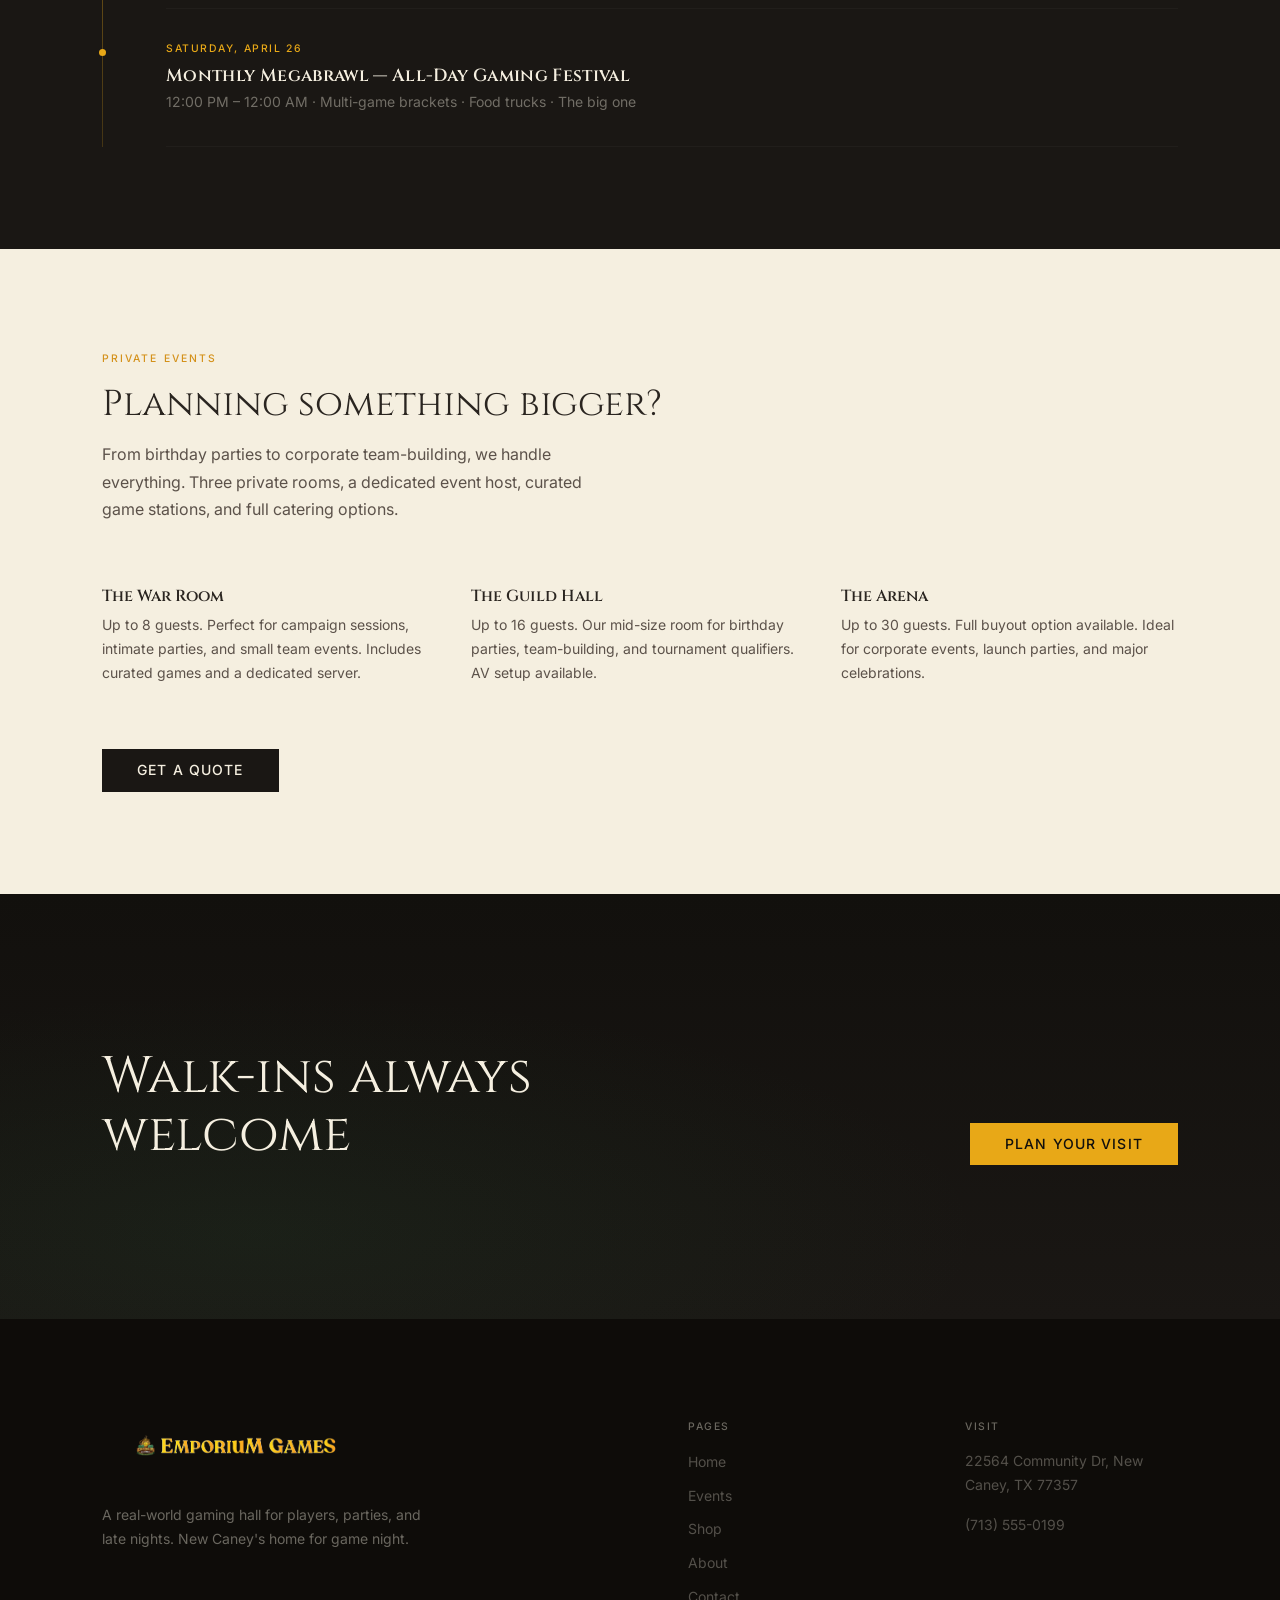
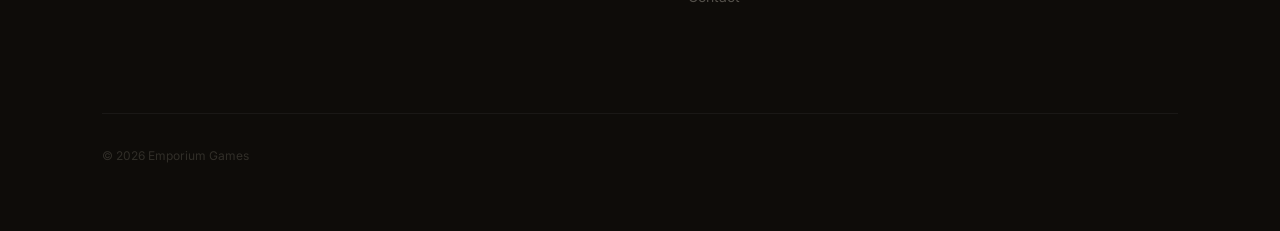
<file: events.html>
<!DOCTYPE html>
<html lang="en">
<head>
  <meta charset="UTF-8">
  <meta name="viewport" content="width=device-width, initial-scale=1.0">
  <title>Events — Emporium Games</title>
  <link rel="preconnect" href="https://fonts.googleapis.com">
  <link rel="preconnect" href="https://fonts.gstatic.com" crossorigin>
  <link href="https://fonts.googleapis.com/css2?family=Cinzel:wght@400;600;700&family=Inter:wght@300;400;500;600&display=swap" rel="stylesheet">
  <link rel="stylesheet" href="css/variables.css">
  <link rel="stylesheet" href="css/base.css">
  <link rel="stylesheet" href="css/components.css">
  <link rel="stylesheet" href="css/layout.css">
  <link rel="stylesheet" href="css/pages.css">
</head>
<body>

  <nav class="nav" id="nav">
    <div class="container nav-inner">
      <a href="index.html" class="nav-logo"><img src="assets/logo-nav.png" alt="Emporium Games"></a>
      <ul class="nav-links">
        <li><a href="index.html">Home</a></li>
        <li><a href="events.html" class="active">Events</a></li>
        <li><a href="shop.html">Shop</a></li>
        <li><a href="about.html">About</a></li>
        <li><a href="contact.html">Contact</a></li>
      </ul>
      <a href="#" class="nav-cart" onclick="alert('Shopping cart — coming soon!')">&#128722;<span class="nav-cart-count">0</span></a>
      <button class="nav-toggle" aria-label="Menu"><span></span><span></span><span></span></button>
    </div>
  </nav>

  <section class="hero hero-short">
    <div class="hero-content">
      <span class="eyebrow">Events &amp; Tournaments</span>
      <h1>Find your next<br><strong>quest</strong></h1>
    </div>
  </section>

  <section class="section-md bg-dark">
    <div class="container">
      <div style="display: flex; justify-content: space-between; align-items: flex-end; margin-bottom: var(--space-lg);">
        <div>
          <span class="eyebrow">April 2026</span>
          <h2>Upcoming events</h2>
        </div>
      </div>

      <div class="events-list">
        <div class="event-timeline-item">
          <div class="event-timeline-date">Friday, April 4</div>
          <h3>Friday Night Magic — Modern Format</h3>
          <p class="event-meta">7:00 PM – 11:00 PM &middot; $15 entry &middot; Swiss rounds, Top 8 prizes</p>
        </div>
        <div class="event-timeline-item">
          <div class="event-timeline-date">Saturday, April 5</div>
          <h3>Board Game Brawl — Worker Placement Night</h3>
          <p class="event-meta">6:00 PM – 10:00 PM &middot; Open seating &middot; Staff-taught tables for beginners</p>
        </div>
        <div class="event-timeline-item">
          <div class="event-timeline-date">Tuesday, April 8</div>
          <h3>Pokemon League Challenge</h3>
          <p class="event-meta">6:30 PM – 9:30 PM &middot; Standard format &middot; League promos for participants</p>
        </div>
        <div class="event-timeline-item">
          <div class="event-timeline-date">Wednesday, April 9</div>
          <h3>D&amp;D One-Shot — The Lost Mine</h3>
          <p class="event-meta">7:30 PM – 11:00 PM &middot; Pre-made characters available &middot; 6 spots</p>
        </div>
        <div class="event-timeline-item">
          <div class="event-timeline-date">Friday, April 11</div>
          <h3>Trivia Night — Fantasy &amp; Sci-Fi Edition</h3>
          <p class="event-meta">8:00 PM – 10:00 PM &middot; Teams of 2–6 &middot; Half-price appetizers</p>
        </div>
        <div class="event-timeline-item">
          <div class="event-timeline-date">Saturday, April 12</div>
          <h3>Lorcana Constructed Tournament</h3>
          <p class="event-meta">1:00 PM – 5:00 PM &middot; Best-of-three &middot; Promo packs for all entrants</p>
        </div>
        <div class="event-timeline-item">
          <div class="event-timeline-date">Saturday, April 19</div>
          <h3>Private Event — Corporate Team Building</h3>
          <p class="event-meta">2:00 PM – 6:00 PM &middot; Full hall buyout &middot; Catering &middot; Dedicated host</p>
        </div>
        <div class="event-timeline-item">
          <div class="event-timeline-date">Saturday, April 26</div>
          <h3>Monthly Megabrawl — All-Day Gaming Festival</h3>
          <p class="event-meta">12:00 PM – 12:00 AM &middot; Multi-game brackets &middot; Food trucks &middot; The big one</p>
        </div>
      </div>
    </div>
  </section>

  <!-- Private Events — warm cream section -->
  <section class="section-md bg-parchment section-light">
    <div class="container">
      <span class="eyebrow">Private Events</span>
      <h2 style="margin-bottom: var(--space-sm);">Planning something bigger?</h2>
      <p style="max-width: 520px; margin-bottom: var(--space-lg);">From birthday parties to corporate team-building, we handle everything. Three private rooms, a dedicated event host, curated game stations, and full catering options.</p>

      <div class="booking-features">
        <div class="booking-feature">
          <h4>The War Room</h4>
          <p>Up to 8 guests. Perfect for campaign sessions, intimate parties, and small team events. Includes curated games and a dedicated server.</p>
        </div>
        <div class="booking-feature">
          <h4>The Guild Hall</h4>
          <p>Up to 16 guests. Our mid-size room for birthday parties, team-building, and tournament qualifiers. AV setup available.</p>
        </div>
        <div class="booking-feature">
          <h4>The Arena</h4>
          <p>Up to 30 guests. Full buyout option available. Ideal for corporate events, launch parties, and major celebrations.</p>
        </div>
      </div>

      <a href="contact.html" class="btn btn-primary" style="margin-top: var(--space-lg);">Get a Quote</a>
    </div>
  </section>

  <!-- CTA -->
  <section class="cta-section bg-gradient-warm">
    <div class="container">
      <h2>Walk-ins always<br>welcome</h2>
      <a href="contact.html" class="btn btn-primary">Plan Your Visit</a>
    </div>
  </section>

  <footer class="footer">
    <div class="container">
      <div class="footer-grid">
        <div class="footer-brand">
          <img src="assets/logo-nav.png" alt="Emporium Games">
          <p>A real-world gaming hall for players, parties, and late nights. New Caney's home for game night.</p>
        </div>
        <div class="footer-links">
          <div class="footer-col">
            <h4>Pages</h4>
            <ul>
              <li><a href="index.html">Home</a></li>
              <li><a href="events.html">Events</a></li>
              <li><a href="shop.html">Shop</a></li>
              <li><a href="about.html">About</a></li>
              <li><a href="contact.html">Contact</a></li>
            </ul>
          </div>
          <div class="footer-col">
            <h4>Visit</h4>
            <p>22564 Community Dr, New Caney, TX 77357</p>
            <p>(713) 555-0199</p>
          </div>
        </div>
      </div>
      <div class="footer-bottom"><p>&copy; 2026 Emporium Games</p></div>
    </div>
  </footer>
  <script src="js/main.js"></script>
</body>
</html>
</file>
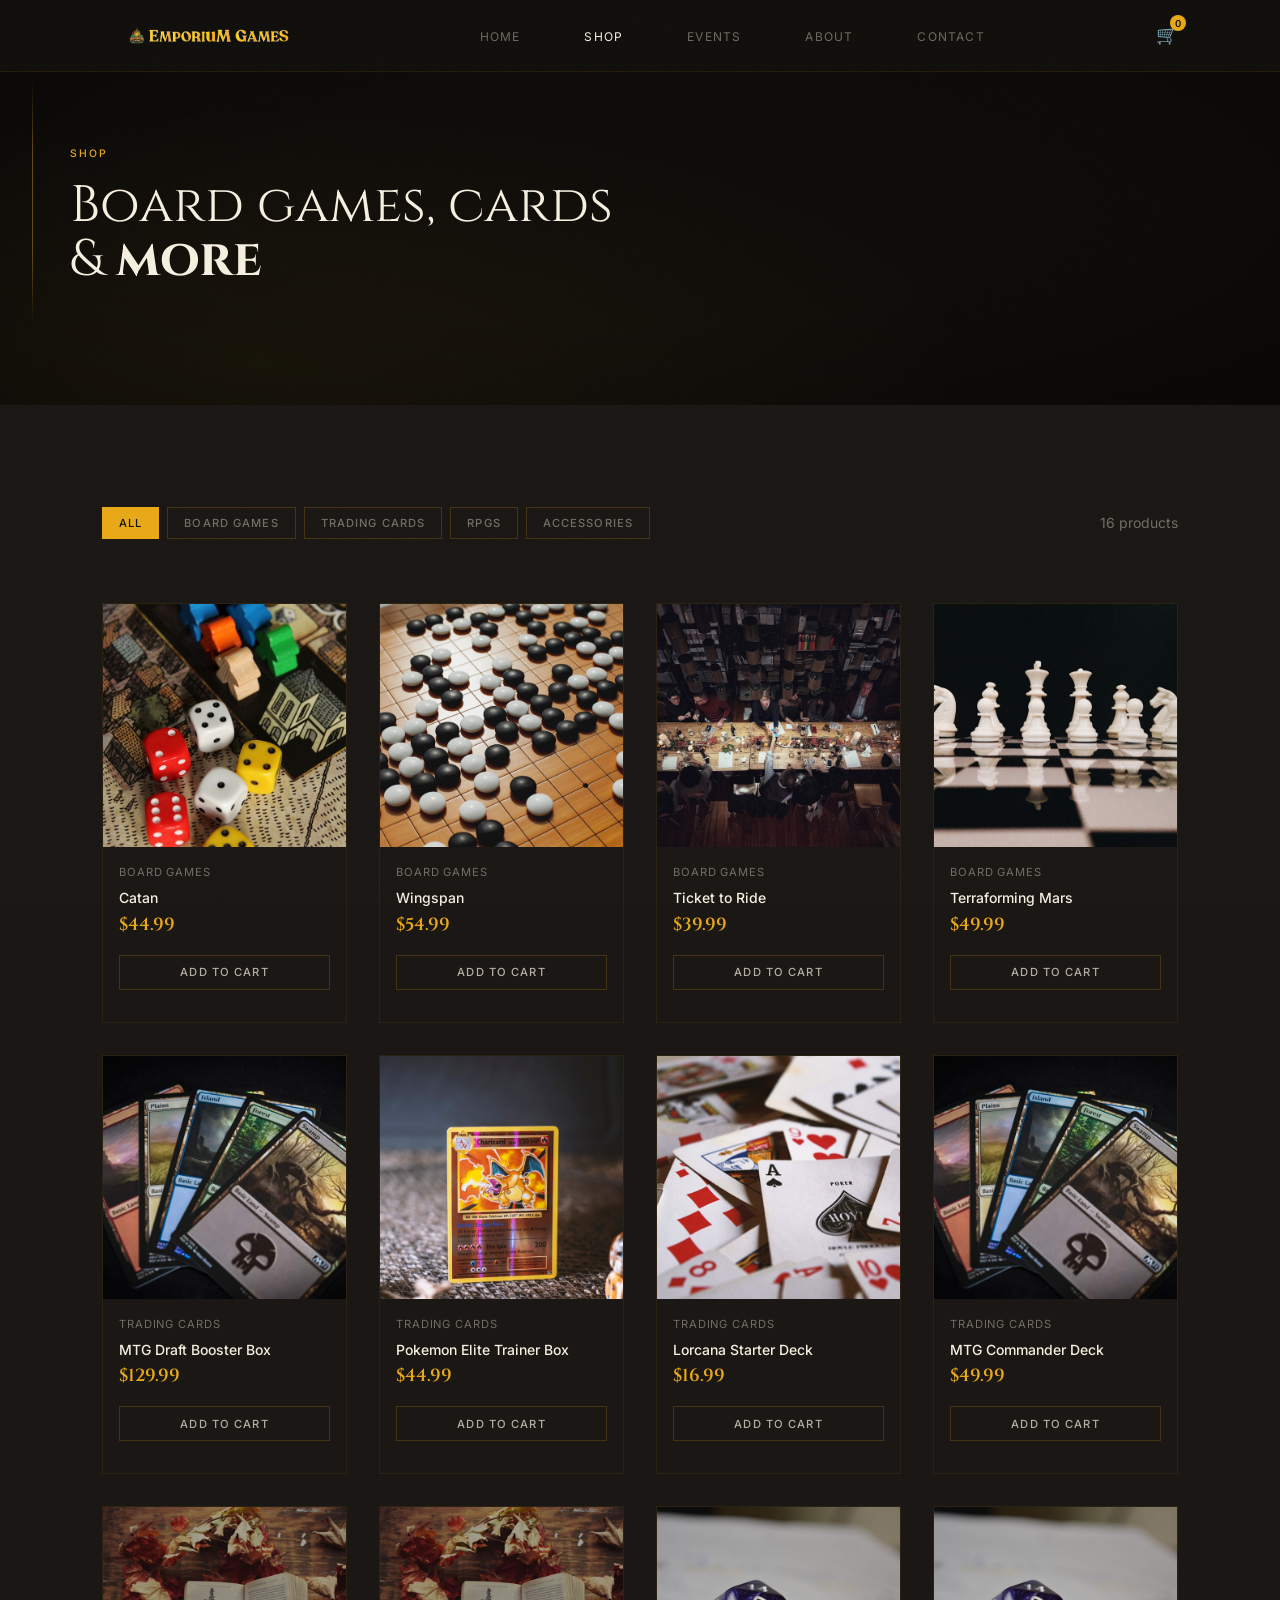
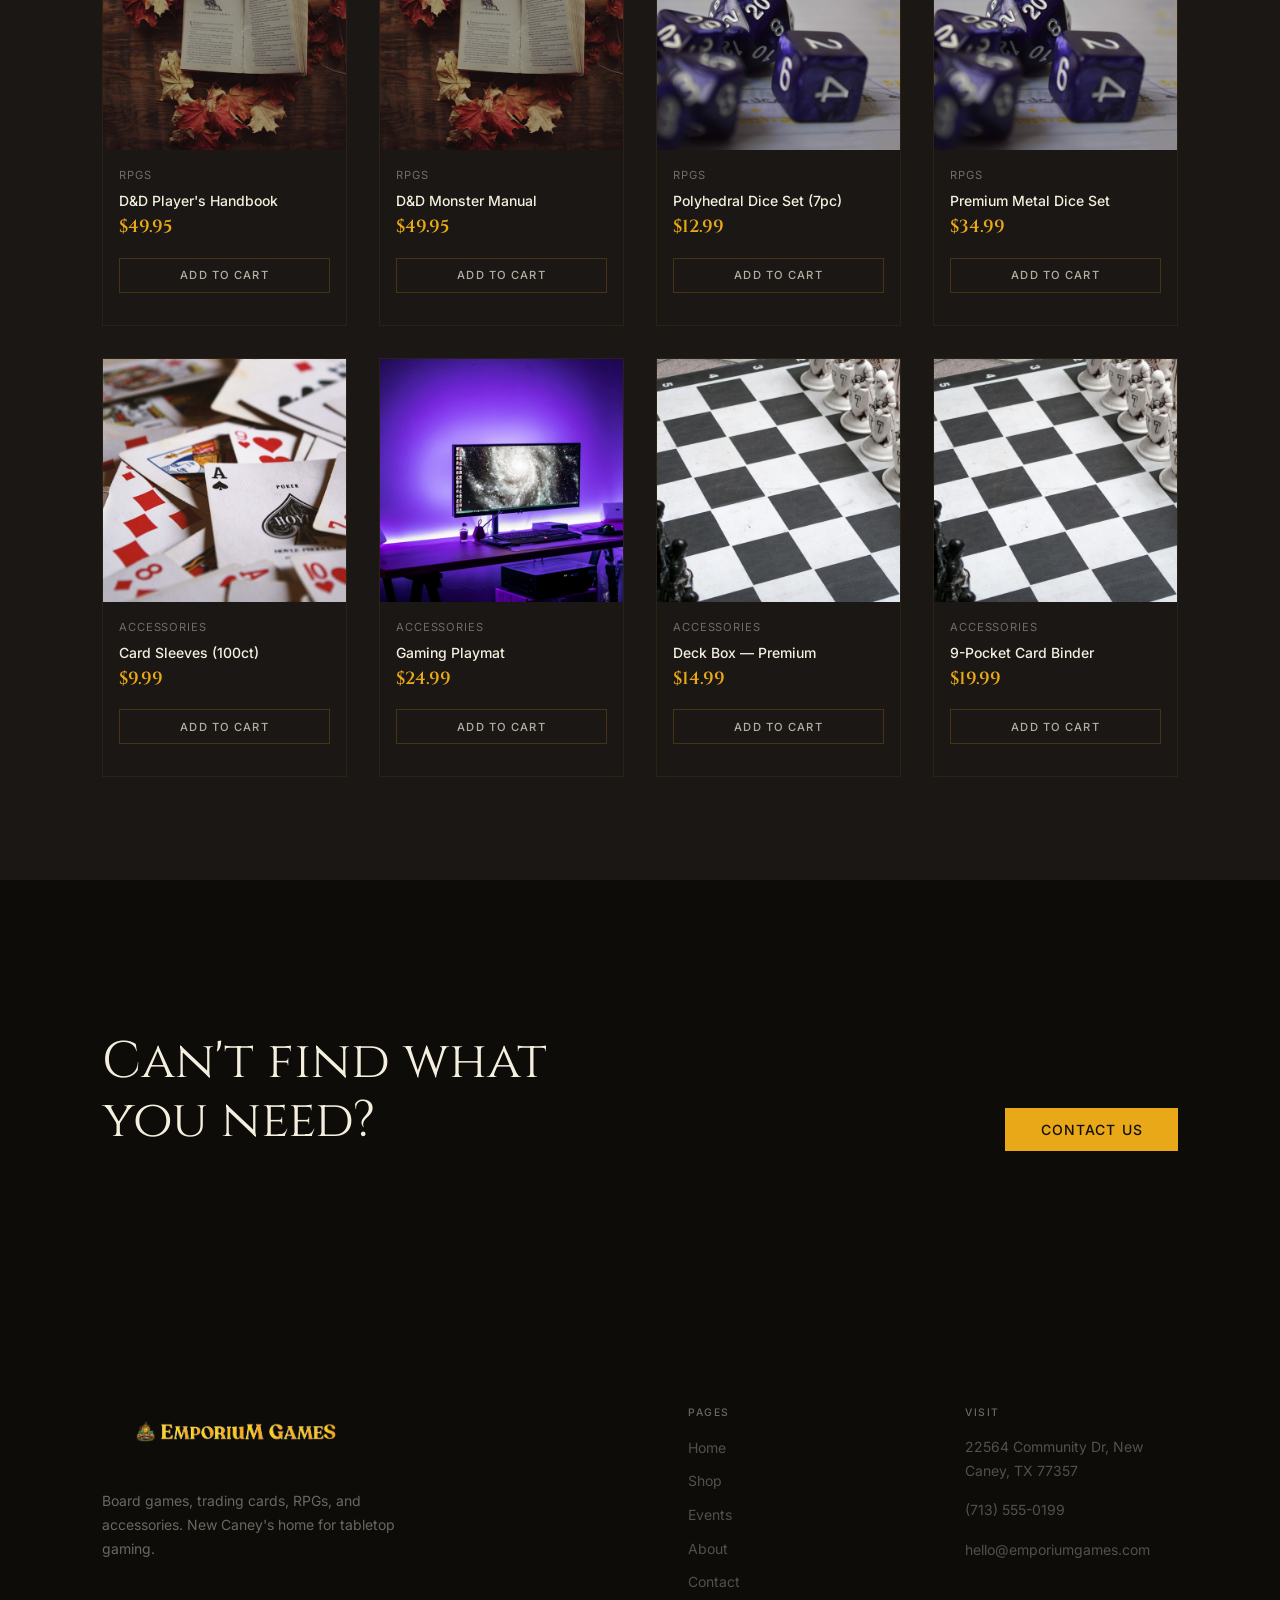
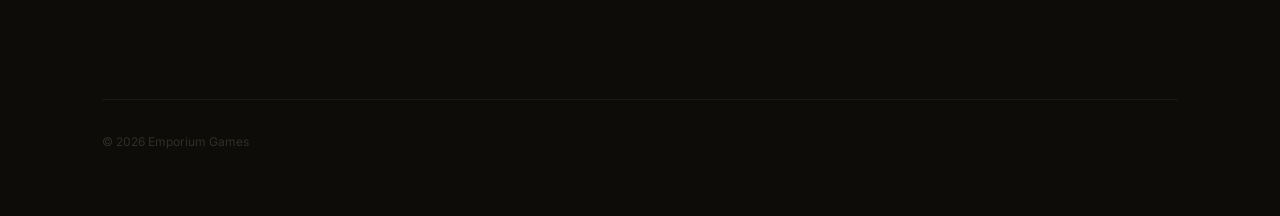
<file: shop.html>
<!DOCTYPE html>
<html lang="en">
<head>
  <meta charset="UTF-8">
  <meta name="viewport" content="width=device-width, initial-scale=1.0">
  <title>Shop — Emporium Games</title>
  <link rel="preconnect" href="https://fonts.googleapis.com">
  <link rel="preconnect" href="https://fonts.gstatic.com" crossorigin>
  <link href="https://fonts.googleapis.com/css2?family=Cinzel:wght@400;600;700&family=Inter:wght@300;400;500;600&display=swap" rel="stylesheet">
  <link rel="stylesheet" href="css/variables.css">
  <link rel="stylesheet" href="css/base.css">
  <link rel="stylesheet" href="css/components.css">
  <link rel="stylesheet" href="css/layout.css">
  <link rel="stylesheet" href="css/pages.css">
</head>
<body>

  <nav class="nav" id="nav">
    <div class="container nav-inner">
      <a href="index.html" class="nav-logo"><img src="assets/logo-nav.png" alt="Emporium Games"></a>
      <ul class="nav-links">
        <li><a href="index.html">Home</a></li>
        <li><a href="shop.html" class="active">Shop</a></li>
        <li><a href="events.html">Events</a></li>
        <li><a href="about.html">About</a></li>
        <li><a href="contact.html">Contact</a></li>
      </ul>
      <a href="#" class="nav-cart" onclick="alert('Shopping cart — coming soon!')">&#128722;<span class="nav-cart-count">0</span></a>
      <button class="nav-toggle" aria-label="Menu"><span></span><span></span><span></span></button>
    </div>
  </nav>

  <section class="hero hero-short">
    <div class="hero-content">
      <span class="eyebrow">Shop</span>
      <h1>Board games, cards<br>&amp; <strong>more</strong></h1>
    </div>
  </section>

  <!-- Filters + Product Grid -->
  <section class="section-md bg-dark">
    <div class="container">
      <div style="display: flex; justify-content: space-between; align-items: center; margin-bottom: var(--space-lg); flex-wrap: wrap; gap: var(--space-sm);">
        <div class="filter-bar" style="margin-bottom: 0;">
          <button class="filter-btn active">All</button>
          <button class="filter-btn">Board Games</button>
          <button class="filter-btn">Trading Cards</button>
          <button class="filter-btn">RPGs</button>
          <button class="filter-btn">Accessories</button>
        </div>
        <span style="font-size: var(--fs-small); color: var(--text-on-dark-muted);">16 products</span>
      </div>

      <div class="product-grid">
        <!-- Board Games -->
        <div class="product-card">
          <div class="product-card-img">
            <img src="assets/photos/products/board-game-1.jpg" alt="Catan">
          </div>
          <div class="product-card-info">
            <p class="product-category">Board Games</p>
            <h3>Catan</h3>
            <span class="product-price">$44.99</span>
            <button class="btn-cart" onclick="alert('Added to cart! (mockup)')">Add to Cart</button>
          </div>
        </div>

        <div class="product-card">
          <div class="product-card-img">
            <img src="assets/photos/products/board-game-2.jpg" alt="Wingspan">
          </div>
          <div class="product-card-info">
            <p class="product-category">Board Games</p>
            <h3>Wingspan</h3>
            <span class="product-price">$54.99</span>
            <button class="btn-cart" onclick="alert('Added to cart! (mockup)')">Add to Cart</button>
          </div>
        </div>

        <div class="product-card">
          <div class="product-card-img">
            <img src="assets/photos/products/board-game-3.jpg" alt="Ticket to Ride">
          </div>
          <div class="product-card-info">
            <p class="product-category">Board Games</p>
            <h3>Ticket to Ride</h3>
            <span class="product-price">$39.99</span>
            <button class="btn-cart" onclick="alert('Added to cart! (mockup)')">Add to Cart</button>
          </div>
        </div>

        <div class="product-card">
          <div class="product-card-img">
            <img src="assets/photos/products/board-game-4.jpg" alt="Terraforming Mars">
          </div>
          <div class="product-card-info">
            <p class="product-category">Board Games</p>
            <h3>Terraforming Mars</h3>
            <span class="product-price">$49.99</span>
            <button class="btn-cart" onclick="alert('Added to cart! (mockup)')">Add to Cart</button>
          </div>
        </div>

        <!-- Trading Cards -->
        <div class="product-card">
          <div class="product-card-img">
            <img src="assets/photos/products/mtg-cards.jpg" alt="MTG Draft Booster Box">
          </div>
          <div class="product-card-info">
            <p class="product-category">Trading Cards</p>
            <h3>MTG Draft Booster Box</h3>
            <span class="product-price">$129.99</span>
            <button class="btn-cart" onclick="alert('Added to cart! (mockup)')">Add to Cart</button>
          </div>
        </div>

        <div class="product-card">
          <div class="product-card-img">
            <img src="assets/photos/products/pokemon-cards.jpg" alt="Pokemon Elite Trainer Box">
          </div>
          <div class="product-card-info">
            <p class="product-category">Trading Cards</p>
            <h3>Pokemon Elite Trainer Box</h3>
            <span class="product-price">$44.99</span>
            <button class="btn-cart" onclick="alert('Added to cart! (mockup)')">Add to Cart</button>
          </div>
        </div>

        <div class="product-card">
          <div class="product-card-img">
            <img src="assets/photos/products/card-game.jpg" alt="Lorcana Starter Deck">
          </div>
          <div class="product-card-info">
            <p class="product-category">Trading Cards</p>
            <h3>Lorcana Starter Deck</h3>
            <span class="product-price">$16.99</span>
            <button class="btn-cart" onclick="alert('Added to cart! (mockup)')">Add to Cart</button>
          </div>
        </div>

        <div class="product-card">
          <div class="product-card-img">
            <img src="assets/photos/products/mtg-cards.jpg" alt="MTG Commander Deck">
          </div>
          <div class="product-card-info">
            <p class="product-category">Trading Cards</p>
            <h3>MTG Commander Deck</h3>
            <span class="product-price">$49.99</span>
            <button class="btn-cart" onclick="alert('Added to cart! (mockup)')">Add to Cart</button>
          </div>
        </div>

        <!-- RPGs -->
        <div class="product-card">
          <div class="product-card-img">
            <img src="assets/photos/products/dnd-books.jpg" alt="D&D Player's Handbook">
          </div>
          <div class="product-card-info">
            <p class="product-category">RPGs</p>
            <h3>D&amp;D Player's Handbook</h3>
            <span class="product-price">$49.95</span>
            <button class="btn-cart" onclick="alert('Added to cart! (mockup)')">Add to Cart</button>
          </div>
        </div>

        <div class="product-card">
          <div class="product-card-img">
            <img src="assets/photos/products/dnd-books.jpg" alt="D&D Monster Manual">
          </div>
          <div class="product-card-info">
            <p class="product-category">RPGs</p>
            <h3>D&amp;D Monster Manual</h3>
            <span class="product-price">$49.95</span>
            <button class="btn-cart" onclick="alert('Added to cart! (mockup)')">Add to Cart</button>
          </div>
        </div>

        <div class="product-card">
          <div class="product-card-img">
            <img src="assets/photos/products/dice-set.jpg" alt="Dice Set (7pc)">
          </div>
          <div class="product-card-info">
            <p class="product-category">RPGs</p>
            <h3>Polyhedral Dice Set (7pc)</h3>
            <span class="product-price">$12.99</span>
            <button class="btn-cart" onclick="alert('Added to cart! (mockup)')">Add to Cart</button>
          </div>
        </div>

        <div class="product-card">
          <div class="product-card-img">
            <img src="assets/photos/products/dice-set.jpg" alt="Premium Metal Dice Set">
          </div>
          <div class="product-card-info">
            <p class="product-category">RPGs</p>
            <h3>Premium Metal Dice Set</h3>
            <span class="product-price">$34.99</span>
            <button class="btn-cart" onclick="alert('Added to cart! (mockup)')">Add to Cart</button>
          </div>
        </div>

        <!-- Accessories -->
        <div class="product-card">
          <div class="product-card-img">
            <img src="assets/photos/products/card-sleeves.jpg" alt="Card Sleeves (100ct)">
          </div>
          <div class="product-card-info">
            <p class="product-category">Accessories</p>
            <h3>Card Sleeves (100ct)</h3>
            <span class="product-price">$9.99</span>
            <button class="btn-cart" onclick="alert('Added to cart! (mockup)')">Add to Cart</button>
          </div>
        </div>

        <div class="product-card">
          <div class="product-card-img">
            <img src="assets/photos/products/playmat.jpg" alt="Gaming Playmat">
          </div>
          <div class="product-card-info">
            <p class="product-category">Accessories</p>
            <h3>Gaming Playmat</h3>
            <span class="product-price">$24.99</span>
            <button class="btn-cart" onclick="alert('Added to cart! (mockup)')">Add to Cart</button>
          </div>
        </div>

        <div class="product-card">
          <div class="product-card-img">
            <img src="assets/photos/products/accessories.jpg" alt="Deck Box">
          </div>
          <div class="product-card-info">
            <p class="product-category">Accessories</p>
            <h3>Deck Box — Premium</h3>
            <span class="product-price">$14.99</span>
            <button class="btn-cart" onclick="alert('Added to cart! (mockup)')">Add to Cart</button>
          </div>
        </div>

        <div class="product-card">
          <div class="product-card-img">
            <img src="assets/photos/products/accessories.jpg" alt="Card Binder">
          </div>
          <div class="product-card-info">
            <p class="product-category">Accessories</p>
            <h3>9-Pocket Card Binder</h3>
            <span class="product-price">$19.99</span>
            <button class="btn-cart" onclick="alert('Added to cart! (mockup)')">Add to Cart</button>
          </div>
        </div>
      </div>
    </div>
  </section>

  <!-- CTA -->
  <section class="cta-section bg-deep">
    <div class="container">
      <h2>Can't find what<br>you need?</h2>
      <a href="contact.html" class="btn btn-primary">Contact Us</a>
    </div>
  </section>

  <footer class="footer">
    <div class="container">
      <div class="footer-grid">
        <div class="footer-brand">
          <img src="assets/logo-nav.png" alt="Emporium Games">
          <p>Board games, trading cards, RPGs, and accessories. New Caney's home for tabletop gaming.</p>
        </div>
        <div class="footer-links">
          <div class="footer-col">
            <h4>Pages</h4>
            <ul>
              <li><a href="index.html">Home</a></li>
              <li><a href="shop.html">Shop</a></li>
              <li><a href="events.html">Events</a></li>
              <li><a href="about.html">About</a></li>
              <li><a href="contact.html">Contact</a></li>
            </ul>
          </div>
          <div class="footer-col">
            <h4>Visit</h4>
            <p>22564 Community Dr, New Caney, TX 77357</p>
            <p>(713) 555-0199</p>
            <p>hello@emporiumgames.com</p>
          </div>
        </div>
      </div>
      <div class="footer-bottom"><p>&copy; 2026 Emporium Games</p></div>
    </div>
  </footer>
  <script src="js/main.js"></script>
</body>
</html>
</file>
<file: css/variables.css>
:root {
  /* Backgrounds — warmer darks, not pitch black */
  --charcoal: #1A1714;
  --warm-black: #12100D;
  --deep-brown: #0E0C09;

  /* Brand golds — matched to actual sign: bright, warm, saturated */
  --sign-gold: #E8A817;
  --sign-amber: #D4911A;
  --warm-yellow: #F2C94C;
  --light-gold: #F5D76E;

  /* Nature — from the goblet logo banner */
  --forest-green: #2D6B3F;
  --deep-green: #1B4D2E;

  /* Warm neutrals — cream/parchment for lighter sections */
  --parchment: #F5EFE0;
  --cream: #FAF7F0;
  --warm-tan: #E8DFD0;
  --soft-brown: #C4B49A;

  /* Bronze/wood tones */
  --bronze: #8C6239;
  --warm-brown: #6B4E35;

  /* Derived */
  --gold-glow: rgba(232, 168, 23, 0.15);
  --gold-border: rgba(232, 168, 23, 0.2);
  --gold-border-strong: rgba(232, 168, 23, 0.4);

  /* Text on dark backgrounds */
  --text-on-dark: var(--parchment);
  --text-on-dark-secondary: rgba(245, 239, 224, 0.7);
  --text-on-dark-muted: rgba(245, 239, 224, 0.4);

  /* Text on light backgrounds */
  --text-on-light: #2A2520;
  --text-on-light-secondary: #5C524A;
  --text-on-light-muted: #8A7F74;

  /* Typography */
  --font-display: 'Cinzel', serif;
  --font-body: 'Inter', sans-serif;
  --fs-hero: clamp(2.4rem, 5vw, 4rem);
  --fs-h1: clamp(2rem, 4vw, 3.5rem);
  --fs-h2: clamp(1.5rem, 3vw, 2.25rem);
  --fs-h3: clamp(1.1rem, 1.5vw, 1.3rem);
  --fs-body: 1rem;
  --fs-small: 0.875rem;
  --fs-eyebrow: 0.65rem;

  /* Spacing */
  --space-xs: 0.5rem;
  --space-sm: 1rem;
  --space-md: 2rem;
  --space-lg: 4rem;
  --space-xl: 6rem;
  --space-2xl: 10rem;
  --section-pad-sm: clamp(3rem, 5vw, 5rem);
  --section-pad-md: clamp(5rem, 8vw, 8rem);
  --section-pad-lg: clamp(7rem, 12vw, 12rem);

  /* Layout */
  --max-width: 1140px;
  --max-width-narrow: 720px;
  --nav-height: 72px;
  --border-radius: 2px;
  --transition: 0.3s ease;
  --transition-slow: 0.6s ease;

  /* Noise texture */
  --noise: url("data:image/svg+xml,%3Csvg viewBox='0 0 256 256' xmlns='http://www.w3.org/2000/svg'%3E%3Cfilter id='n'%3E%3CfeTurbulence type='fractalNoise' baseFrequency='0.9' numOctaves='4' stitchTiles='stitch'/%3E%3C/filter%3E%3Crect width='100%25' height='100%25' filter='url(%23n)' opacity='0.04'/%3E%3C/svg%3E");
}
</file>
<file: css/base.css>
/* Reset */
*, *::before, *::after {
  box-sizing: border-box;
  margin: 0;
  padding: 0;
}

html {
  scroll-behavior: smooth;
  -webkit-font-smoothing: antialiased;
  -moz-osx-font-smoothing: grayscale;
}

body {
  background: var(--warm-black);
  color: var(--text-on-dark);
  font-family: var(--font-body);
  font-size: var(--fs-body);
  line-height: 1.6;
  overflow-x: hidden;
  position: relative;
}

/* Subtle noise overlay */
body::after {
  content: '';
  position: fixed;
  inset: 0;
  background: var(--noise);
  pointer-events: none;
  z-index: 9999;
  opacity: 0.3;
  mix-blend-mode: overlay;
}

/* Typography */
h1, h2, h3, h4, h5, h6 {
  font-family: var(--font-display);
  font-weight: 400;
  line-height: 1.15;
  color: inherit;
}

h1 { font-size: var(--fs-h1); }
h2 { font-size: var(--fs-h2); }
h3 { font-size: var(--fs-h3); }

/* Eyebrow label */
.eyebrow {
  font-family: var(--font-body);
  font-size: var(--fs-eyebrow);
  font-weight: 500;
  letter-spacing: 0.2em;
  text-transform: uppercase;
  color: var(--sign-gold);
  margin-bottom: var(--space-sm);
  display: block;
}

/* Light section eyebrows stay gold */
.section-light .eyebrow {
  color: var(--sign-amber);
}

p {
  margin-bottom: 1rem;
  line-height: 1.7;
}

p:last-child {
  margin-bottom: 0;
}

a {
  color: var(--sign-gold);
  text-decoration: none;
  transition: color var(--transition);
}

a:hover {
  color: var(--warm-yellow);
}

ul, ol {
  list-style: none;
}

img {
  max-width: 100%;
  display: block;
}

/* Utility */
.container {
  max-width: var(--max-width);
  margin-inline: auto;
  padding-inline: var(--space-md);
}

.container-narrow {
  max-width: var(--max-width-narrow);
  margin-inline: auto;
  padding-inline: var(--space-md);
}

.text-gold {
  color: var(--sign-gold);
}

/* Selection */
::selection {
  background: var(--sign-gold);
  color: var(--warm-black);
}

/* Scrollbar */
::-webkit-scrollbar {
  width: 6px;
}

::-webkit-scrollbar-track {
  background: var(--warm-black);
}

::-webkit-scrollbar-thumb {
  background: rgba(140, 98, 57, 0.5);
  border-radius: 3px;
}

::-webkit-scrollbar-thumb:hover {
  background: var(--sign-gold);
}

/* Subtle animation — used sparingly */
.reveal {
  opacity: 0;
  transform: translateY(12px);
  transition: opacity 0.8s ease, transform 0.8s ease;
}

.reveal.visible {
  opacity: 1;
  transform: translateY(0);
}

/* Light section defaults */
.section-light {
  color: var(--text-on-light);
}

.section-light p {
  color: var(--text-on-light-secondary);
}

.section-light a {
  color: var(--sign-amber);
}

.section-light a:hover {
  color: var(--warm-brown);
}
</file>
<file: css/components.css>
/* ═══════════════════════════════════════
   BUTTONS
   ═══════════════════════════════════════ */

.btn {
  display: inline-block;
  font-family: var(--font-body);
  font-size: var(--fs-small);
  font-weight: 500;
  letter-spacing: 0.08em;
  text-transform: uppercase;
  padding: 0.9rem 2.2rem;
  border-radius: 0;
  cursor: pointer;
  transition: all var(--transition);
  text-align: center;
  border: none;
  line-height: 1;
}

.btn-primary {
  background: var(--sign-gold);
  color: var(--warm-black);
}

.btn-primary:hover {
  background: var(--warm-yellow);
  color: var(--warm-black);
}

.btn-outline {
  background: transparent;
  border: 1px solid var(--gold-border-strong);
  color: var(--parchment);
}

.btn-outline:hover {
  border-color: var(--sign-gold);
  color: var(--sign-gold);
}

/* On light backgrounds */
.section-light .btn-primary {
  background: var(--charcoal);
  color: var(--parchment);
}

.section-light .btn-primary:hover {
  background: var(--warm-brown);
}

.section-light .btn-outline {
  border-color: var(--charcoal);
  color: var(--charcoal);
}

.btn-text {
  background: none;
  border: none;
  color: var(--sign-gold);
  padding: 0;
  font-family: var(--font-body);
  font-size: var(--fs-small);
  font-weight: 500;
  letter-spacing: 0.08em;
  text-transform: uppercase;
  cursor: pointer;
  transition: color var(--transition);
}

.btn-text::after {
  content: ' \2192';
}

.btn-text:hover {
  color: var(--warm-yellow);
}

/* ═══════════════════════════════════════
   NAVIGATION — reveals on scroll, with real logo
   ═══════════════════════════════════════ */

.nav {
  position: fixed;
  top: 0;
  left: 0;
  right: 0;
  z-index: 1000;
  height: var(--nav-height);
  background: rgba(18, 16, 13, 0.95);
  backdrop-filter: blur(12px);
  -webkit-backdrop-filter: blur(12px);
  border-bottom: 1px solid rgba(232, 168, 23, 0.08);
  transition: all 0.4s ease;
}

.nav-inner {
  display: flex;
  align-items: center;
  justify-content: space-between;
  height: 100%;
}

.nav-logo {
  text-decoration: none;
  line-height: 1;
  display: flex;
  align-items: center;
}

.nav-logo img {
  height: 40px;
  width: auto;
}

.nav-links {
  display: flex;
  align-items: center;
  gap: var(--space-lg);
}

.nav-links a {
  font-family: var(--font-body);
  font-size: 0.75rem;
  font-weight: 400;
  letter-spacing: 0.1em;
  text-transform: uppercase;
  color: var(--text-on-dark-muted);
  transition: color var(--transition);
}

.nav-links a:hover,
.nav-links a.active {
  color: var(--parchment);
}

.nav-cta {
  padding: 0.55rem 1.3rem;
  font-size: 0.65rem;
  letter-spacing: 0.1em;
}

.nav-toggle {
  display: none;
  flex-direction: column;
  gap: 5px;
  background: none;
  border: none;
  cursor: pointer;
  padding: 0.5rem;
}

.nav-toggle span {
  display: block;
  width: 22px;
  height: 1.5px;
  background: var(--parchment);
  transition: all var(--transition);
}

.nav-open .nav-toggle span:nth-child(1) {
  transform: rotate(45deg) translate(4px, 4px);
}
.nav-open .nav-toggle span:nth-child(2) {
  opacity: 0;
}
.nav-open .nav-toggle span:nth-child(3) {
  transform: rotate(-45deg) translate(4px, -4px);
}

/* ═══════════════════════════════════════
   BENTO CARDS — warm palette
   ═══════════════════════════════════════ */

.bento-card {
  padding: var(--space-md) var(--space-md) var(--space-lg);
  border-top: 1px solid var(--gold-border);
  color: var(--text-on-dark);
}

.bento-card h3 {
  font-size: var(--fs-h3);
  font-weight: 600;
  margin-bottom: var(--space-xs);
  letter-spacing: 0.02em;
}

.bento-card p {
  color: var(--text-on-dark-muted);
  font-size: var(--fs-small);
  line-height: 1.6;
  max-width: 340px;
}

.bento-featured {
  background: var(--forest-green);
  border: none;
  padding: var(--space-lg);
  display: flex;
  flex-direction: column;
  justify-content: flex-end;
  min-height: 360px;
  position: relative;
  overflow: hidden;
  color: var(--parchment);
}

.bento-featured::before {
  content: '';
  position: absolute;
  inset: 0;
  background: linear-gradient(180deg, transparent 30%, rgba(0,0,0,0.3) 100%);
  pointer-events: none;
}

.bento-featured > * {
  position: relative;
  z-index: 1;
}

.bento-featured h3 {
  font-size: var(--fs-h2);
  margin-bottom: var(--space-sm);
}

.bento-featured p {
  color: rgba(245, 239, 224, 0.7);
  max-width: 400px;
  font-size: var(--fs-body);
}

/* ═══════════════════════════════════════
   PRODUCT CARDS — e-commerce
   ═══════════════════════════════════════ */

.product-grid {
  display: grid;
  grid-template-columns: repeat(4, 1fr);
  gap: var(--space-md);
}

.product-card {
  background: var(--charcoal);
  border: 1px solid rgba(232, 168, 23, 0.08);
  overflow: hidden;
  transition: border-color var(--transition), transform var(--transition);
}

.product-card:hover {
  border-color: var(--gold-border-strong);
  transform: translateY(-2px);
}

.product-card-img {
  width: 100%;
  aspect-ratio: 1;
  overflow: hidden;
  background: var(--warm-black);
}

.product-card-img img {
  width: 100%;
  height: 100%;
  object-fit: cover;
  transition: transform 0.6s ease;
}

.product-card:hover .product-card-img img {
  transform: scale(1.04);
}

.product-card-info {
  padding: var(--space-sm) var(--space-sm) var(--space-md);
}

.product-card-info h3 {
  font-family: var(--font-body);
  font-size: var(--fs-small);
  font-weight: 500;
  letter-spacing: 0;
  text-transform: none;
  margin-bottom: 0.25rem;
  color: var(--text-on-dark);
}

.product-card-info .product-category {
  font-size: 0.7rem;
  color: var(--text-on-dark-muted);
  margin-bottom: var(--space-xs);
  text-transform: uppercase;
  letter-spacing: 0.08em;
}

.product-card-info .product-price {
  font-family: var(--font-display);
  font-size: 1.1rem;
  color: var(--sign-gold);
  font-weight: 600;
  margin-bottom: var(--space-sm);
  display: block;
}

.btn-cart {
  width: 100%;
  background: transparent;
  border: 1px solid var(--gold-border);
  color: var(--text-on-dark-secondary);
  font-family: var(--font-body);
  font-size: 0.7rem;
  font-weight: 500;
  letter-spacing: 0.1em;
  text-transform: uppercase;
  padding: 0.6rem;
  cursor: pointer;
  transition: all var(--transition);
  text-align: center;
}

.btn-cart:hover {
  background: var(--sign-gold);
  color: var(--warm-black);
  border-color: var(--sign-gold);
}

/* Category cards */
.category-grid {
  display: grid;
  grid-template-columns: repeat(4, 1fr);
  gap: var(--space-sm);
}

.category-card {
  position: relative;
  overflow: hidden;
  min-height: 200px;
  display: flex;
  align-items: flex-end;
  text-decoration: none;
  transition: transform var(--transition);
}

.category-card:hover {
  transform: translateY(-2px);
}

.category-card img {
  position: absolute;
  inset: 0;
  width: 100%;
  height: 100%;
  object-fit: cover;
  transition: transform 0.6s ease;
}

.category-card:hover img {
  transform: scale(1.05);
}

.category-card::after {
  content: '';
  position: absolute;
  inset: 0;
  background: linear-gradient(180deg, transparent 30%, rgba(18,16,13,0.85) 100%);
  pointer-events: none;
}

.category-card span {
  position: relative;
  z-index: 1;
  padding: var(--space-md);
  font-family: var(--font-display);
  font-size: 1rem;
  font-weight: 600;
  color: var(--parchment);
  letter-spacing: 0.03em;
}

/* Cart icon in nav */
.nav-cart {
  position: relative;
  color: var(--parchment);
  font-size: 1.1rem;
  text-decoration: none;
  transition: color var(--transition);
  display: flex;
  align-items: center;
  gap: 0.3rem;
}

.nav-cart:hover {
  color: var(--sign-gold);
}

.nav-cart-count {
  font-family: var(--font-body);
  font-size: 0.6rem;
  font-weight: 600;
  background: var(--sign-gold);
  color: var(--warm-black);
  width: 16px;
  height: 16px;
  border-radius: 50%;
  display: flex;
  align-items: center;
  justify-content: center;
  position: absolute;
  top: -6px;
  right: -8px;
}

/* Filter bar */
.filter-bar {
  display: flex;
  gap: var(--space-xs);
  flex-wrap: wrap;
  margin-bottom: var(--space-lg);
}

.filter-btn {
  background: transparent;
  border: 1px solid var(--gold-border);
  color: var(--text-on-dark-muted);
  font-family: var(--font-body);
  font-size: 0.7rem;
  font-weight: 500;
  letter-spacing: 0.1em;
  text-transform: uppercase;
  padding: 0.5rem 1rem;
  cursor: pointer;
  transition: all var(--transition);
}

.filter-btn:hover,
.filter-btn.active {
  background: var(--sign-gold);
  color: var(--warm-black);
  border-color: var(--sign-gold);
}

/* Light section product cards */
.section-light .product-card {
  background: white;
  border-color: var(--warm-tan);
}

.section-light .product-card-info h3 {
  color: var(--text-on-light);
}

.section-light .product-card-info .product-price {
  color: var(--sign-amber);
}

.section-light .btn-cart {
  border-color: var(--warm-tan);
  color: var(--text-on-light-secondary);
}

.section-light .btn-cart:hover {
  background: var(--charcoal);
  color: var(--parchment);
  border-color: var(--charcoal);
}

@media (max-width: 1023px) {
  .product-grid {
    grid-template-columns: repeat(3, 1fr);
  }

  .category-grid {
    grid-template-columns: repeat(2, 1fr);
  }
}

@media (max-width: 767px) {
  .product-grid {
    grid-template-columns: repeat(2, 1fr);
    gap: var(--space-sm);
  }

  .category-grid {
    grid-template-columns: 1fr;
  }

  .category-card {
    min-height: 150px;
  }
}

/* ═══════════════════════════════════════
   EVENT STRIP — warm accents
   ═══════════════════════════════════════ */

.event-strip-card {
  display: grid;
  grid-template-columns: auto 1fr auto;
  align-items: center;
  gap: var(--space-md);
  padding: var(--space-md) 0;
  border-bottom: 1px solid rgba(232, 168, 23, 0.08);
  transition: border-color var(--transition);
}

.event-strip-card:first-child {
  border-top: 1px solid rgba(232, 168, 23, 0.08);
}

.event-strip-card:hover {
  border-bottom-color: var(--gold-border);
}

.event-strip-date {
  font-family: var(--font-display);
  font-size: 0.65rem;
  letter-spacing: 0.15em;
  text-transform: uppercase;
  color: var(--sign-gold);
  min-width: 100px;
}

.event-strip-info h3 {
  font-size: 1rem;
  font-weight: 600;
  letter-spacing: 0.02em;
  margin-bottom: 0.15rem;
}

.event-strip-info p {
  color: var(--text-on-dark-muted);
  font-size: var(--fs-small);
  margin: 0;
}

/* ═══════════════════════════════════════
   PLACEHOLDER IMAGES — warmer
   ═══════════════════════════════════════ */

.placeholder-img {
  background: var(--charcoal);
  display: flex;
  align-items: center;
  justify-content: center;
  color: var(--text-on-dark-muted);
  font-family: var(--font-body);
  font-size: 0.7rem;
  letter-spacing: 0.1em;
  text-transform: uppercase;
  min-height: 300px;
  position: relative;
  overflow: hidden;
}

.placeholder-img::before {
  content: '';
  position: absolute;
  inset: 0;
  background:
    radial-gradient(ellipse at 30% 50%, rgba(232, 168, 23, 0.06) 0%, transparent 60%),
    linear-gradient(180deg, rgba(0,0,0,0.15) 0%, transparent 30%, transparent 70%, rgba(0,0,0,0.2) 100%);
  pointer-events: none;
}

.placeholder-img span {
  position: relative;
  z-index: 1;
  padding: var(--space-sm);
  text-align: center;
  opacity: 0.4;
}

/* Real images replacing placeholders */
.photo-img {
  width: 100%;
  height: 100%;
  min-height: 300px;
  object-fit: cover;
  display: block;
}

.photo-container {
  position: relative;
  overflow: hidden;
  min-height: 300px;
}

.photo-container img {
  width: 100%;
  height: 100%;
  object-fit: cover;
  position: absolute;
  inset: 0;
}

/* Overlay for text-on-image sections */
.photo-container.photo-darken::after {
  content: '';
  position: absolute;
  inset: 0;
  background: rgba(18, 16, 13, 0.3);
  pointer-events: none;
}

/* ═══════════════════════════════════════
   FAQ ACCORDION
   ═══════════════════════════════════════ */

.faq-item {
  border-bottom: 1px solid rgba(232, 168, 23, 0.1);
  transition: border-color var(--transition);
}

.faq-item.active {
  border-bottom-color: var(--gold-border);
}

.faq-question {
  width: 100%;
  background: transparent;
  border: none;
  padding: var(--space-md) 0;
  display: flex;
  align-items: center;
  justify-content: space-between;
  cursor: pointer;
  font-family: var(--font-body);
  font-size: var(--fs-body);
  font-weight: 400;
  color: var(--text-on-dark-secondary);
  text-align: left;
  transition: color var(--transition);
}

.faq-question:hover {
  color: var(--parchment);
}

.faq-chevron {
  color: var(--text-on-dark-muted);
  font-size: 0.8rem;
  transition: transform var(--transition);
  flex-shrink: 0;
  margin-left: var(--space-md);
}

.faq-item.active .faq-chevron {
  transform: rotate(180deg);
  color: var(--sign-gold);
}

.faq-answer {
  max-height: 0;
  overflow: hidden;
  transition: max-height 0.4s ease;
}

.faq-answer-inner {
  padding: 0 0 var(--space-md);
  color: var(--text-on-dark-muted);
  line-height: 1.8;
  max-width: 600px;
}

/* ═══════════════════════════════════════
   FOOTER — warm
   ═══════════════════════════════════════ */

.footer {
  background: var(--deep-brown);
  padding: var(--section-pad-md) 0 var(--space-lg);
  color: var(--text-on-dark);
}

.footer-grid {
  display: grid;
  grid-template-columns: 1fr 1fr;
  gap: var(--space-xl);
  margin-bottom: var(--space-xl);
}

.footer-brand img {
  height: 50px;
  width: auto;
  margin-bottom: var(--space-md);
}

.footer-brand p {
  color: var(--text-on-dark-muted);
  font-size: var(--fs-small);
  max-width: 320px;
  line-height: 1.7;
}

.footer-links {
  display: grid;
  grid-template-columns: 1fr 1fr;
  gap: var(--space-lg);
}

.footer-col h4 {
  font-family: var(--font-body);
  font-size: var(--fs-eyebrow);
  font-weight: 500;
  letter-spacing: 0.15em;
  text-transform: uppercase;
  margin-bottom: var(--space-sm);
  color: var(--text-on-dark-muted);
}

.footer-col ul li {
  margin-bottom: var(--space-xs);
}

.footer-col ul a,
.footer-col p {
  color: rgba(245, 239, 224, 0.3);
  font-size: var(--fs-small);
  transition: color var(--transition);
}

.footer-col ul a:hover {
  color: var(--parchment);
}

.footer-bottom {
  border-top: 1px solid rgba(255,255,255,0.05);
  padding-top: var(--space-md);
}

.footer-bottom p {
  color: rgba(245, 239, 224, 0.15);
  font-size: 0.75rem;
}

/* ═══════════════════════════════════════
   FORM STYLES
   ═══════════════════════════════════════ */

.form-group {
  margin-bottom: var(--space-md);
}

.form-group label {
  display: block;
  font-family: var(--font-body);
  font-size: var(--fs-eyebrow);
  font-weight: 500;
  letter-spacing: 0.1em;
  text-transform: uppercase;
  color: var(--text-on-dark-muted);
  margin-bottom: var(--space-xs);
}

.form-group input,
.form-group textarea,
.form-group select {
  width: 100%;
  padding: 0.875rem 0;
  background: transparent;
  border: none;
  border-bottom: 1px solid var(--gold-border);
  color: var(--text-on-dark);
  font-family: var(--font-body);
  font-size: var(--fs-body);
  transition: border-color var(--transition);
  outline: none;
  border-radius: 0;
}

.form-group input:focus,
.form-group textarea:focus,
.form-group select:focus {
  border-bottom-color: var(--sign-gold);
}

.form-group textarea {
  min-height: 120px;
  resize: vertical;
  border: 1px solid var(--gold-border);
  padding: var(--space-sm);
  margin-top: var(--space-xs);
}

.form-group select {
  appearance: none;
  background-image: url("data:image/svg+xml,%3Csvg xmlns='http://www.w3.org/2000/svg' width='10' height='6' viewBox='0 0 10 6'%3E%3Cpath d='M5 6L0 0h10z' fill='%23E8A817' opacity='0.5'/%3E%3C/svg%3E");
  background-repeat: no-repeat;
  background-position: right 0 center;
  padding-right: 1.5rem;
}

.form-group select option {
  background: var(--warm-black);
  color: var(--text-on-dark);
}

/* ═══════════════════════════════════════
   TESTIMONIALS
   ═══════════════════════════════════════ */

.testimonial {
  padding: var(--space-lg) 0;
  border-top: 1px solid rgba(232, 168, 23, 0.08);
}

.testimonial blockquote {
  font-family: var(--font-display);
  font-size: var(--fs-h3);
  font-style: italic;
  font-weight: 400;
  color: var(--text-on-dark-secondary);
  line-height: 1.6;
  max-width: 600px;
  margin-bottom: var(--space-sm);
}

.testimonial cite {
  font-style: normal;
  font-family: var(--font-body);
  font-size: var(--fs-small);
  color: var(--text-on-dark-muted);
  letter-spacing: 0.05em;
}
</file>
<file: css/layout.css>
/* ═══════════════════════════════════════
   SECTIONS — varied rhythm
   ═══════════════════════════════════════ */

.section-sm { padding-block: var(--section-pad-sm); }
.section-md { padding-block: var(--section-pad-md); }
.section-lg { padding-block: var(--section-pad-lg); }

/* Background variations — warm darks, not pitch black */
.bg-warm-black {
  background: var(--warm-black);
}

.bg-dark {
  background: var(--charcoal);
}

.bg-deep {
  background: var(--deep-brown);
}

/* Light backgrounds — cream/parchment for contrast sections */
.bg-cream {
  background: var(--cream);
}

.bg-parchment {
  background: var(--parchment);
}

.bg-gradient-warm {
  background:
    radial-gradient(ellipse at 20% 80%, rgba(45, 107, 63, 0.12) 0%, transparent 50%),
    linear-gradient(180deg, var(--warm-black) 0%, var(--charcoal) 100%);
}

.bg-gradient-subtle {
  background:
    radial-gradient(ellipse at 80% 20%, rgba(232, 168, 23, 0.05) 0%, transparent 50%),
    var(--warm-black);
}

/* ═══════════════════════════════════════
   HERO — split: text left, image right
   ═══════════════════════════════════════ */

.hero {
  min-height: auto;
  display: flex;
  align-items: flex-end;
  padding: 0 var(--space-md) var(--space-2xl);
  position: relative;
  background: var(--deep-brown);
  overflow: hidden;
}

/* Split hero — text left, image right */
.hero.hero-split {
  display: grid;
  grid-template-columns: 1fr 1fr;
  align-items: stretch;
  padding: 0;
  max-height: 520px;
  overflow: hidden;
}

.hero.hero-split .hero-content {
  display: flex;
  flex-direction: column;
  justify-content: center;
  padding: var(--space-lg) var(--space-lg) var(--space-lg) var(--space-xl);
  max-width: none;
  margin: 0;
}

.hero-image {
  position: relative;
  overflow: hidden;
}

.hero-image img {
  width: 100%;
  height: 100%;
  object-fit: cover;
  object-position: center 30%;
  display: block;
}

/* Soft blend from image into the dark left side */
.hero-image::after {
  content: '';
  position: absolute;
  inset: 0;
  background: linear-gradient(90deg, var(--deep-brown) 0%, transparent 30%);
  pointer-events: none;
}

/* Vignette + atmospheric light */
.hero::before {
  content: '';
  position: absolute;
  inset: 0;
  background:
    radial-gradient(ellipse at 20% 90%, rgba(212, 175, 55, 0.06) 0%, transparent 50%),
    radial-gradient(ellipse at 50% 50%, transparent 40%, rgba(0,0,0,0.4) 100%);
  pointer-events: none;
}

/* Vertical gold accent line */
.hero::after {
  content: '';
  position: absolute;
  left: var(--space-md);
  top: 20%;
  bottom: 20%;
  width: 1px;
  background: linear-gradient(180deg, transparent, var(--gold-border-strong) 30%, var(--gold-border-strong) 70%, transparent);
  pointer-events: none;
}

.hero-content {
  position: relative;
  z-index: 1;
  max-width: var(--max-width);
  margin-inline: auto;
  width: 100%;
  padding-left: var(--space-lg);
}

.hero h1 {
  font-size: var(--fs-hero);
  font-weight: 400;
  line-height: 1.05;
  margin-bottom: var(--space-sm);
  max-width: 700px;
}

.hero h1 strong {
  font-weight: 700;
}

.hero .subtitle {
  font-size: 0.95rem;
  color: var(--text-muted);
  margin-bottom: var(--space-md);
  max-width: 420px;
  line-height: 1.7;
}

/* Short hero for inner pages */
.hero-short {
  min-height: 45vh;
  align-items: flex-end;
  padding-bottom: var(--section-pad-md);
}

.hero-short .hero-content {
  padding-left: 0;
}

.hero-short h1 {
  font-size: var(--fs-h1);
}

/* ═══════════════════════════════════════
   BENTO GRID — asymmetric
   ═══════════════════════════════════════ */

.bento-grid {
  display: grid;
  grid-template-columns: 1fr 1fr 1fr;
  grid-template-rows: auto auto;
  gap: 1px;
  background: rgba(212, 175, 55, 0.06);
}

.bento-grid .bento-featured {
  grid-row: 1 / 3;
}

/* ═══════════════════════════════════════
   SPLIT — asymmetric columns
   ═══════════════════════════════════════ */

.split-wide {
  display: grid;
  grid-template-columns: 1.4fr 1fr;
  gap: var(--space-xl);
  align-items: start;
}

.split-narrow {
  display: grid;
  grid-template-columns: 1fr 1.4fr;
  gap: var(--space-xl);
  align-items: start;
}

/* ═══════════════════════════════════════
   OVERLAY PANEL — text on image
   ═══════════════════════════════════════ */

.overlay-section {
  position: relative;
  min-height: 70vh;
  display: flex;
  align-items: center;
  overflow: hidden;
}

.overlay-bg {
  position: absolute;
  inset: 0;
}

.overlay-bg .placeholder-img {
  position: absolute;
  inset: 0;
  min-height: 100%;
}

.overlay-bg::after {
  content: '';
  position: absolute;
  inset: 0;
  background: linear-gradient(90deg, rgba(18,16,13,0.95) 0%, rgba(18,16,13,0.7) 40%, transparent 70%);
  pointer-events: none;
}

.overlay-content {
  position: relative;
  z-index: 1;
  padding: var(--section-pad-md) var(--space-md);
  max-width: var(--max-width);
  margin-inline: auto;
  width: 100%;
}

.overlay-content .info-block {
  max-width: 480px;
}

.info-block h2 {
  margin-bottom: var(--space-md);
}

/* ═══════════════════════════════════════
   CTA — minimal, type-driven
   ═══════════════════════════════════════ */

.cta-section {
  padding: var(--section-pad-lg) var(--space-md);
  text-align: left;
}

.cta-section .container {
  display: flex;
  align-items: flex-end;
  justify-content: space-between;
  gap: var(--space-lg);
}

.cta-section h2 {
  font-size: var(--fs-h1);
  font-weight: 400;
  max-width: 500px;
  line-height: 1.15;
}

/* ═══════════════════════════════════════
   FEATURE LIST
   ═══════════════════════════════════════ */

.feature-list {
  list-style: none;
  padding: 0;
}

.feature-list li {
  padding: var(--space-sm) 0;
  border-bottom: 1px solid rgba(255,255,255,0.04);
  color: var(--text-secondary);
  font-size: var(--fs-small);
}

.feature-list li:last-child {
  border-bottom: none;
}

/* ═══════════════════════════════════════
   RESPONSIVE
   ═══════════════════════════════════════ */

@media (max-width: 1023px) {
  .bento-grid {
    grid-template-columns: 1fr 1fr;
  }

  .bento-grid .bento-featured {
    grid-column: 1 / -1;
    grid-row: auto;
    min-height: 280px;
  }

  .split-wide,
  .split-narrow {
    grid-template-columns: 1fr;
    gap: var(--space-lg);
  }

  .footer-grid {
    grid-template-columns: 1fr;
    gap: var(--space-lg);
  }
}

@media (max-width: 767px) {
  .nav-links,
  .nav-cta {
    display: none;
  }

  .nav-toggle {
    display: flex;
  }

  .nav-open .nav-links {
    display: flex;
    flex-direction: column;
    position: fixed;
    top: var(--nav-height);
    right: 0;
    bottom: 0;
    width: 260px;
    background: rgba(8, 8, 8, 0.98);
    border-left: 1px solid rgba(212, 175, 55, 0.08);
    padding: var(--space-lg) var(--space-md);
    gap: var(--space-md);
    z-index: 999;
  }

  .nav-open .nav-cta {
    display: inline-block;
    position: fixed;
    bottom: var(--space-md);
    right: var(--space-md);
    width: calc(260px - var(--space-lg));
    z-index: 999;
    text-align: center;
  }

  .bento-grid {
    grid-template-columns: 1fr;
  }

  .hero {
    min-height: 85vh;
    padding-bottom: var(--space-xl);
  }

  .hero.hero-split {
    grid-template-columns: 1fr;
    max-height: none;
  }

  .hero.hero-split .hero-content {
    padding: var(--space-lg) var(--space-md);
    order: 2;
  }

  .hero-image {
    height: 250px;
    order: 1;
  }

  .hero-image::after {
    background: linear-gradient(180deg, transparent 50%, var(--deep-brown) 100%);
  }

  .hero::after {
    display: none;
  }

  .hero-content {
    padding-left: 0;
  }

  .hero h1 {
    font-size: clamp(2rem, 7vw, 2.8rem);
  }

  .hero-short {
    min-height: 40vh;
  }

  .event-strip-card {
    grid-template-columns: 1fr;
    gap: var(--space-xs);
  }

  .event-strip-date {
    min-width: auto;
  }

  .overlay-section {
    min-height: auto;
  }

  .overlay-bg::after {
    background: rgba(18,16,13,0.85);
  }

  .overlay-content .info-block {
    max-width: 100%;
  }

  .cta-section .container {
    flex-direction: column;
    align-items: flex-start;
  }

  .footer-links {
    grid-template-columns: 1fr;
    gap: var(--space-md);
  }
}
</file>
<file: css/pages.css>
/* ═══════════════════════════════════════
   HOMEPAGE — Gallery Strip
   ═══════════════════════════════════════ */

.gallery-strip {
  display: grid;
  grid-template-columns: 1fr 1.6fr 1fr 1fr;
  gap: var(--space-xs);
}

.gallery-strip-item {
  overflow: hidden;
}

.gallery-strip-item .placeholder-img {
  transition: transform 0.6s ease;
}

.gallery-strip-item:hover .placeholder-img {
  transform: scale(1.03);
}

@media (max-width: 1023px) {
  .gallery-strip {
    grid-template-columns: 1fr 1fr;
  }
}

@media (max-width: 767px) {
  .gallery-strip {
    grid-template-columns: 1fr;
  }
}

/* ═══════════════════════════════════════
   HOMEPAGE — Menu Preview (Food & Drink)
   ═══════════════════════════════════════ */

.menu-preview {
  margin-top: var(--space-lg);
  display: grid;
  grid-template-columns: 1fr 1fr;
  gap: var(--space-lg);
}

.menu-category h4 {
  font-family: var(--font-display);
  font-size: 0.85rem;
  font-weight: 600;
  letter-spacing: 0.05em;
  color: var(--text-on-light);
  margin-bottom: var(--space-sm);
  padding-bottom: var(--space-xs);
  border-bottom: 1px solid var(--soft-brown);
}

.menu-item {
  display: flex;
  align-items: baseline;
  gap: 0.5rem;
  padding: 0.4rem 0;
  font-size: var(--fs-small);
  color: var(--text-on-light-secondary);
}

.menu-dot {
  flex: 1;
  border-bottom: 1px dotted var(--soft-brown);
  min-width: 20px;
  margin-bottom: 0.25rem;
}

.menu-item span:last-child {
  color: var(--sign-amber);
  font-weight: 500;
  white-space: nowrap;
}

@media (max-width: 767px) {
  .menu-preview {
    grid-template-columns: 1fr;
    gap: var(--space-md);
  }
}

/* ═══════════════════════════════════════
   HOMEPAGE — Testimonial Grid
   ═══════════════════════════════════════ */

.testimonial-grid {
  display: grid;
  grid-template-columns: repeat(3, 1fr);
  gap: var(--space-lg);
}

.testimonial-grid .testimonial {
  border-top: 1px solid rgba(232, 168, 23, 0.1);
  padding: var(--space-md) 0;
}

@media (max-width: 767px) {
  .testimonial-grid {
    grid-template-columns: 1fr;
  }
}

/* ═══════════════════════════════════════
   HOMEPAGE — Location / Map Section
   ═══════════════════════════════════════ */

.location-grid {
  display: grid;
  grid-template-columns: 1fr 1.3fr;
  gap: var(--space-xl);
  align-items: start;
}

.location-info h2 {
  margin-bottom: var(--space-lg);
  color: var(--text-on-light);
}

.location-detail {
  margin-bottom: var(--space-md);
}

.location-detail-text h4 {
  font-family: var(--font-body);
  font-size: var(--fs-eyebrow);
  font-weight: 500;
  letter-spacing: 0.15em;
  text-transform: uppercase;
  color: var(--text-on-light-muted);
  margin-bottom: 0.25rem;
}

.location-detail-text p {
  font-size: var(--fs-small);
  color: var(--text-on-light-secondary);
  margin: 0;
  line-height: 1.5;
}

.location-detail-text a {
  color: var(--sign-amber);
  font-weight: 500;
}

.location-detail-text a:hover {
  color: var(--warm-brown);
}

.location-buttons {
  display: flex;
  gap: var(--space-sm);
  margin-top: var(--space-lg);
}

.location-map {
  border-radius: 6px;
  overflow: hidden;
  min-height: 400px;
  background: var(--warm-tan);
  box-shadow: 0 4px 20px rgba(0,0,0,0.08);
}

.location-map iframe {
  width: 100%;
  height: 100%;
  min-height: 400px;
  border: none;
  display: block;
}

@media (max-width: 767px) {
  .location-grid {
    grid-template-columns: 1fr;
  }

  .location-map {
    min-height: 300px;
  }

  .location-map iframe {
    min-height: 300px;
  }

  .location-buttons {
    flex-direction: column;
  }
}

/* ═══════════════════════════════════════
   EVENTS PAGE — timeline feel
   ═══════════════════════════════════════ */

.events-list {
  position: relative;
  padding-left: var(--space-lg);
}

.events-list::before {
  content: '';
  position: absolute;
  left: 0;
  top: 0;
  bottom: 0;
  width: 1px;
  background: linear-gradient(180deg, var(--gold-border), var(--gold-border-strong) 20%, var(--gold-border-strong) 80%, var(--gold-border));
}

.event-timeline-item {
  padding: var(--space-md) 0;
  border-bottom: 1px solid rgba(255,255,255,0.03);
  position: relative;
}

.event-timeline-item::before {
  content: '';
  position: absolute;
  left: calc(-1 * var(--space-lg) - 3px);
  top: calc(var(--space-md) + 0.5rem);
  width: 7px;
  height: 7px;
  background: var(--sign-gold);
  border-radius: 50%;
}

.event-timeline-date {
  font-family: var(--font-body);
  font-size: var(--fs-eyebrow);
  font-weight: 500;
  letter-spacing: 0.15em;
  text-transform: uppercase;
  color: var(--sign-gold);
  margin-bottom: var(--space-xs);
}

.event-timeline-item h3 {
  font-size: 1.1rem;
  font-weight: 600;
  letter-spacing: 0.02em;
  margin-bottom: 0.25rem;
}

.event-timeline-item .event-meta {
  color: var(--text-on-dark-muted);
  font-size: var(--fs-small);
}

/* Events page — booking section */
.booking-features {
  display: grid;
  grid-template-columns: repeat(3, 1fr);
  gap: var(--space-md);
  margin-top: var(--space-lg);
}

.booking-feature h4 {
  font-family: var(--font-display);
  font-size: 1rem;
  font-weight: 600;
  margin-bottom: var(--space-xs);
}

.booking-feature p {
  font-size: var(--fs-small);
  color: var(--text-on-light-secondary);
}

@media (max-width: 767px) {
  .booking-features {
    grid-template-columns: 1fr;
  }
}

/* ═══════════════════════════════════════
   GALLERY PAGE — editorial grid
   ═══════════════════════════════════════ */

.editorial-grid {
  display: grid;
  grid-template-columns: 1fr 1fr;
  gap: var(--space-sm);
}

.editorial-item {
  position: relative;
  overflow: hidden;
}

.editorial-item .placeholder-img {
  min-height: 280px;
  transition: transform 0.6s ease;
}

.editorial-item:hover .placeholder-img {
  transform: scale(1.02);
}

.editorial-item.large {
  grid-column: span 2;
}

.editorial-item.large .placeholder-img {
  min-height: 420px;
}

.editorial-caption {
  padding: var(--space-sm) 0;
  font-size: 0.75rem;
  color: var(--text-on-dark-muted);
  letter-spacing: 0.05em;
}

@media (max-width: 767px) {
  .editorial-grid {
    grid-template-columns: 1fr;
  }

  .editorial-item.large {
    grid-column: span 1;
  }

  .editorial-item.large .placeholder-img {
    min-height: 280px;
  }
}

/* ═══════════════════════════════════════
   ABOUT PAGE — narrative sections
   ═══════════════════════════════════════ */

.narrative-block {
  max-width: 600px;
  margin-bottom: var(--space-lg);
}

.narrative-block h2 {
  margin-bottom: var(--space-md);
}

.narrative-block p {
  line-height: 1.8;
  margin-bottom: var(--space-sm);
}

.stat-row {
  display: flex;
  gap: var(--space-xl);
  padding: var(--space-lg) 0;
  border-top: 1px solid rgba(232, 168, 23, 0.1);
  border-bottom: 1px solid rgba(232, 168, 23, 0.1);
}

.stat-item .stat-number {
  font-family: var(--font-display);
  font-size: clamp(2rem, 4vw, 3rem);
  font-weight: 400;
  color: var(--sign-gold);
  line-height: 1;
  margin-bottom: 0.25rem;
  display: block;
}

.stat-item .stat-label {
  font-size: var(--fs-small);
  color: var(--text-on-dark-muted);
}

/* About — values on light background */
.values-grid {
  display: grid;
  grid-template-columns: 1fr 1fr 1fr;
  gap: var(--space-lg);
}

.value-item h3 {
  font-size: 1rem;
  font-weight: 600;
  margin-bottom: var(--space-xs);
  color: var(--text-on-light);
}

.value-item p {
  font-size: var(--fs-small);
  color: var(--text-on-light-secondary);
  line-height: 1.7;
}

@media (max-width: 767px) {
  .stat-row {
    flex-direction: column;
    gap: var(--space-md);
  }

  .values-grid {
    grid-template-columns: 1fr;
  }
}

/* ═══════════════════════════════════════
   CONTACT PAGE — offset layout
   ═══════════════════════════════════════ */

.contact-layout {
  display: grid;
  grid-template-columns: 1fr 1fr;
  gap: var(--space-xl);
}

.contact-sidebar {
  padding-top: var(--space-lg);
}

.contact-info-block {
  margin-bottom: var(--space-lg);
}

.contact-info-block h4 {
  font-family: var(--font-body);
  font-size: var(--fs-eyebrow);
  font-weight: 500;
  letter-spacing: 0.15em;
  text-transform: uppercase;
  color: var(--text-on-dark-muted);
  margin-bottom: var(--space-xs);
}

.contact-info-block p {
  color: var(--text-on-dark-secondary);
  font-size: var(--fs-small);
  line-height: 1.7;
}

.contact-info-block a {
  color: var(--text-on-dark-secondary);
}

.contact-info-block a:hover {
  color: var(--sign-gold);
}

.quick-info-grid {
  display: grid;
  grid-template-columns: repeat(3, 1fr);
  gap: var(--space-lg);
  text-align: center;
}

.quick-info-grid h3 {
  font-size: 1rem;
  font-weight: 600;
  color: var(--text-on-light);
  margin-bottom: 0.25rem;
}

.quick-info-grid p {
  font-size: var(--fs-small);
  color: var(--text-on-light-secondary);
}

@media (max-width: 767px) {
  .contact-layout {
    grid-template-columns: 1fr;
  }

  .quick-info-grid {
    grid-template-columns: 1fr;
    gap: var(--space-md);
    text-align: left;
  }

  .events-list {
    padding-left: var(--space-md);
  }
}
</file>
